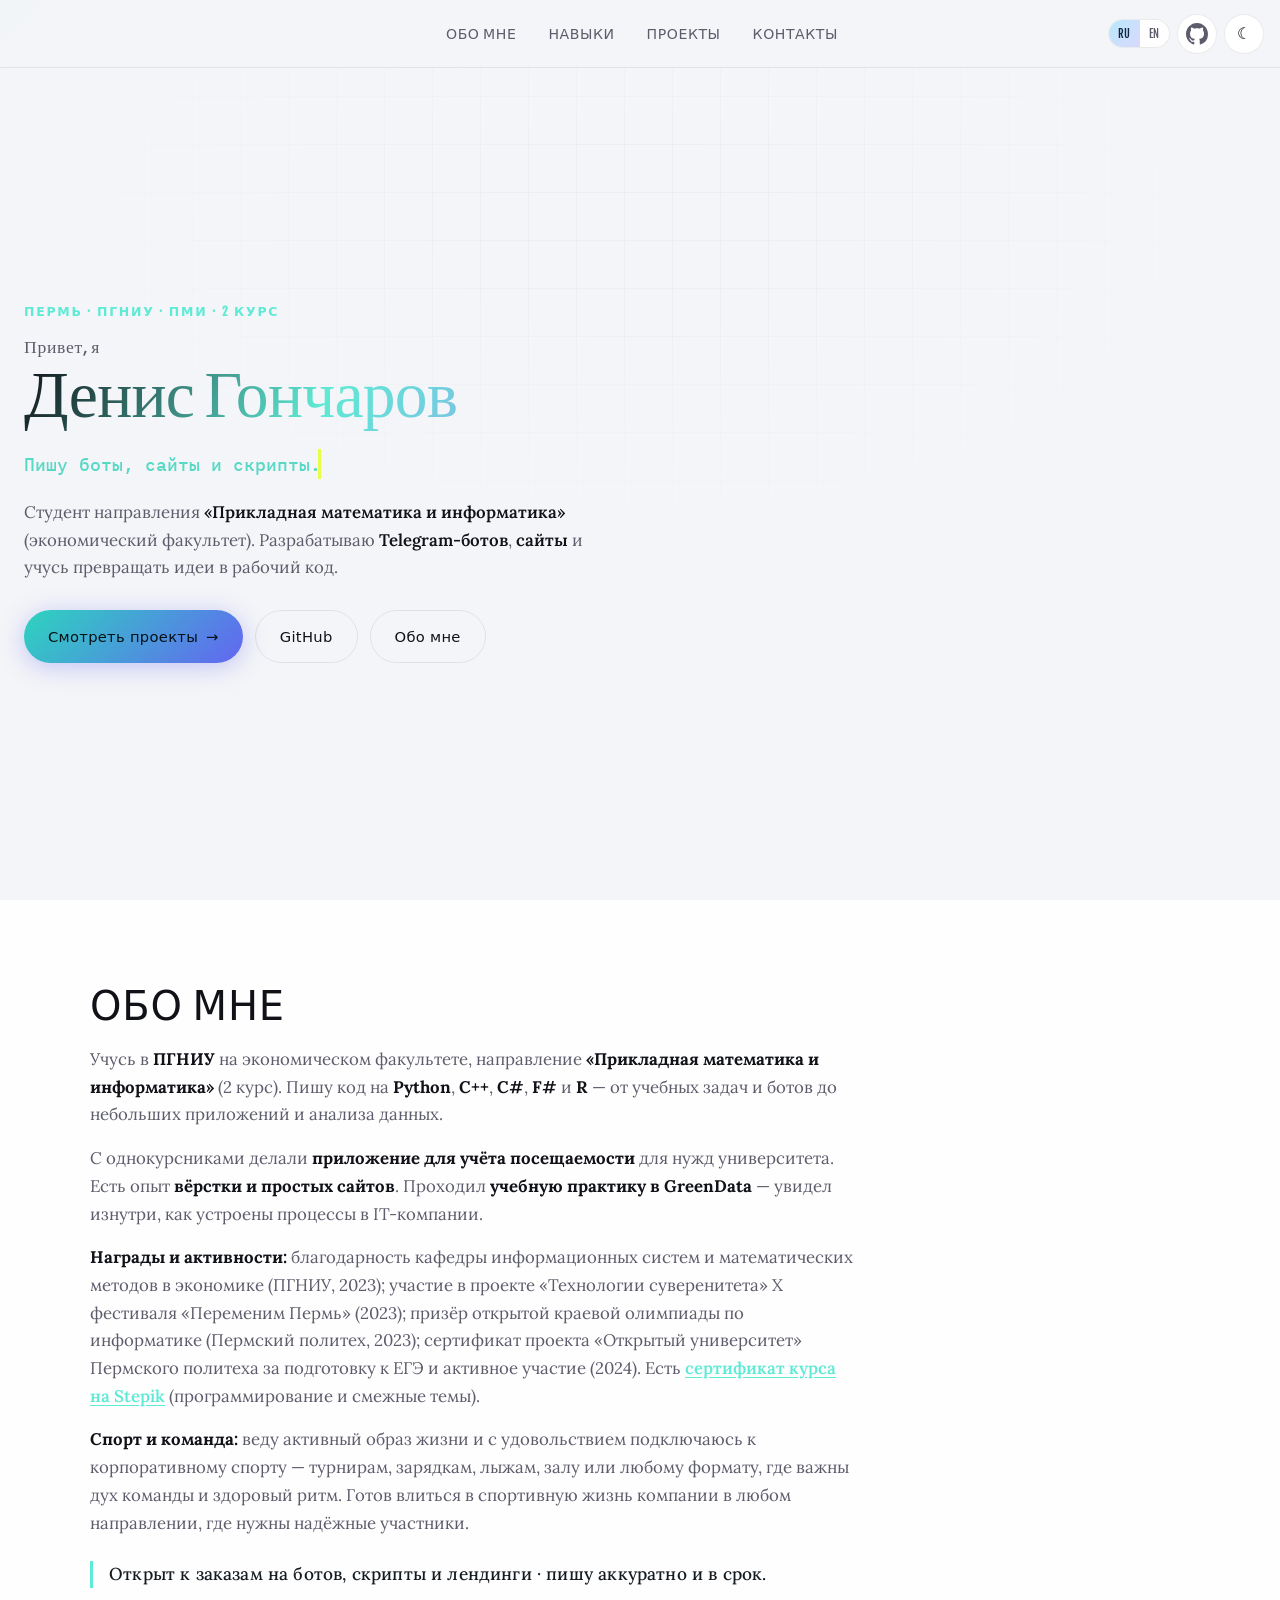
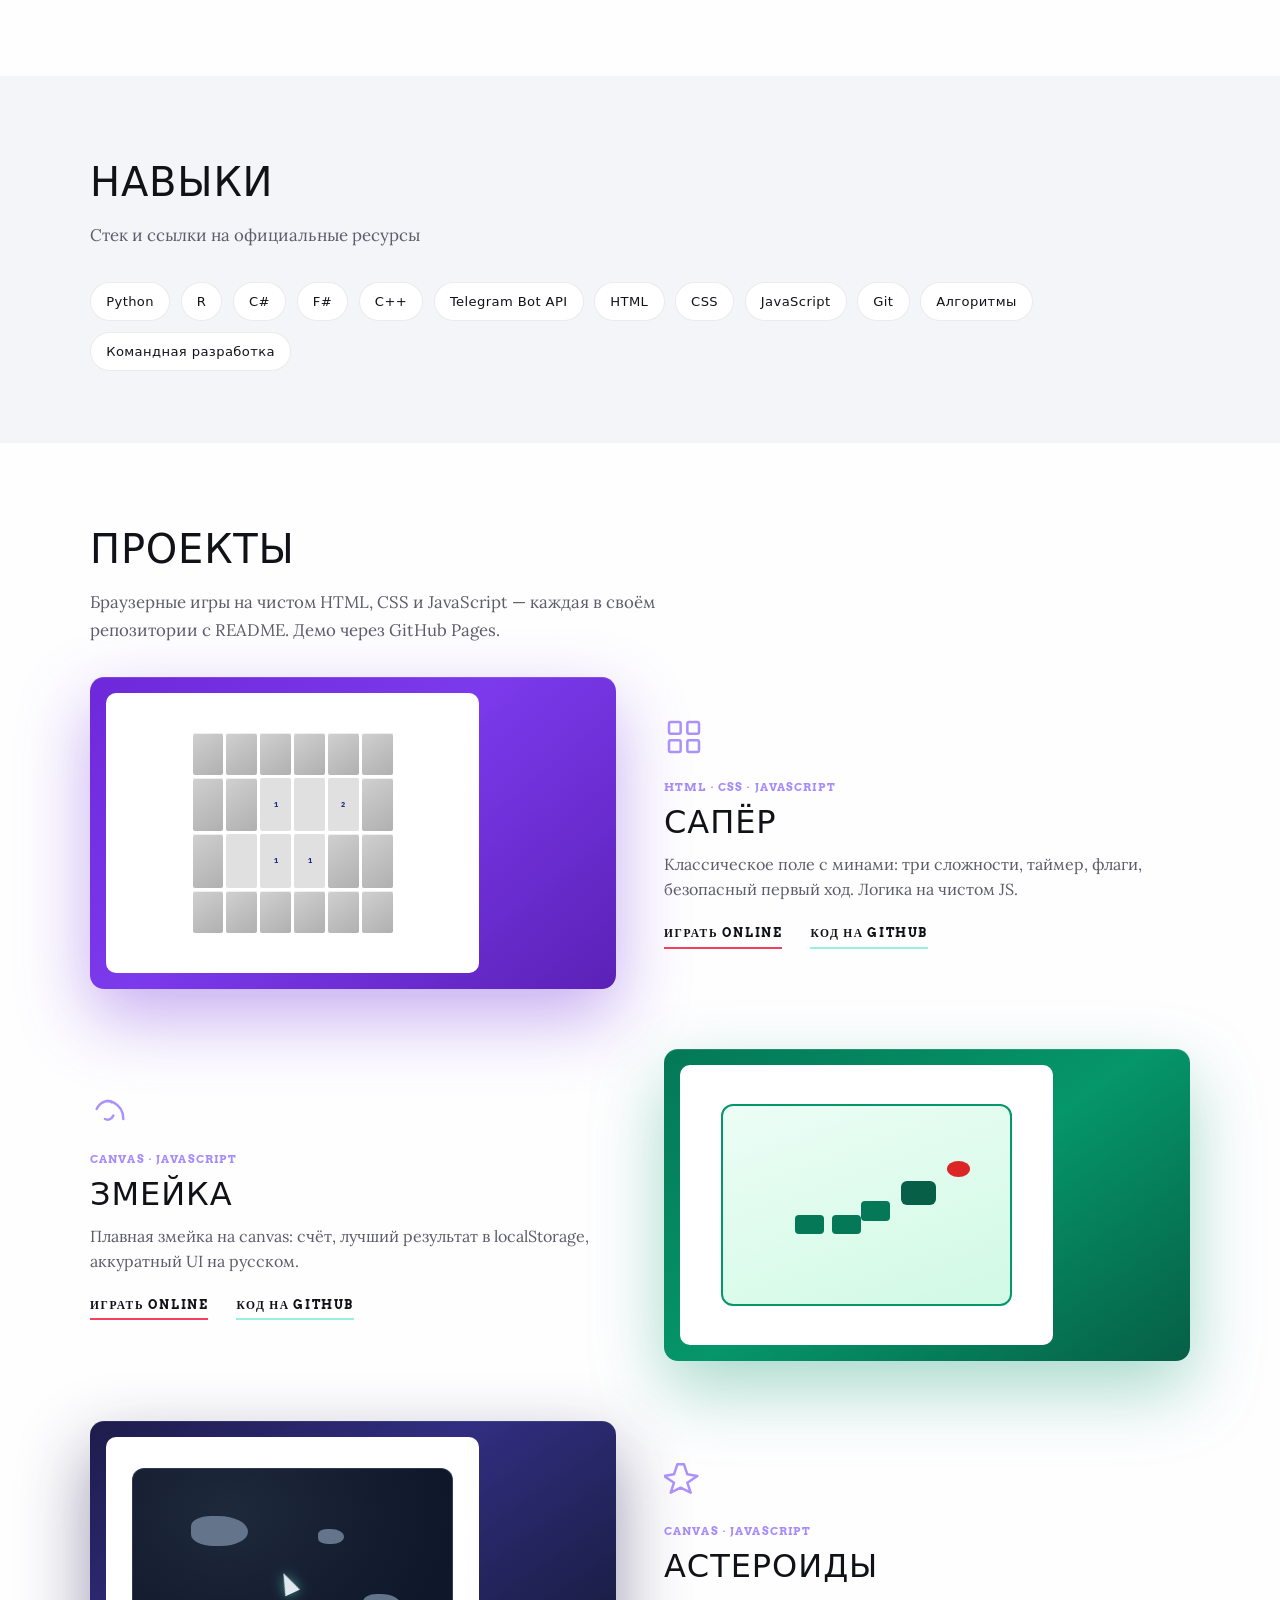
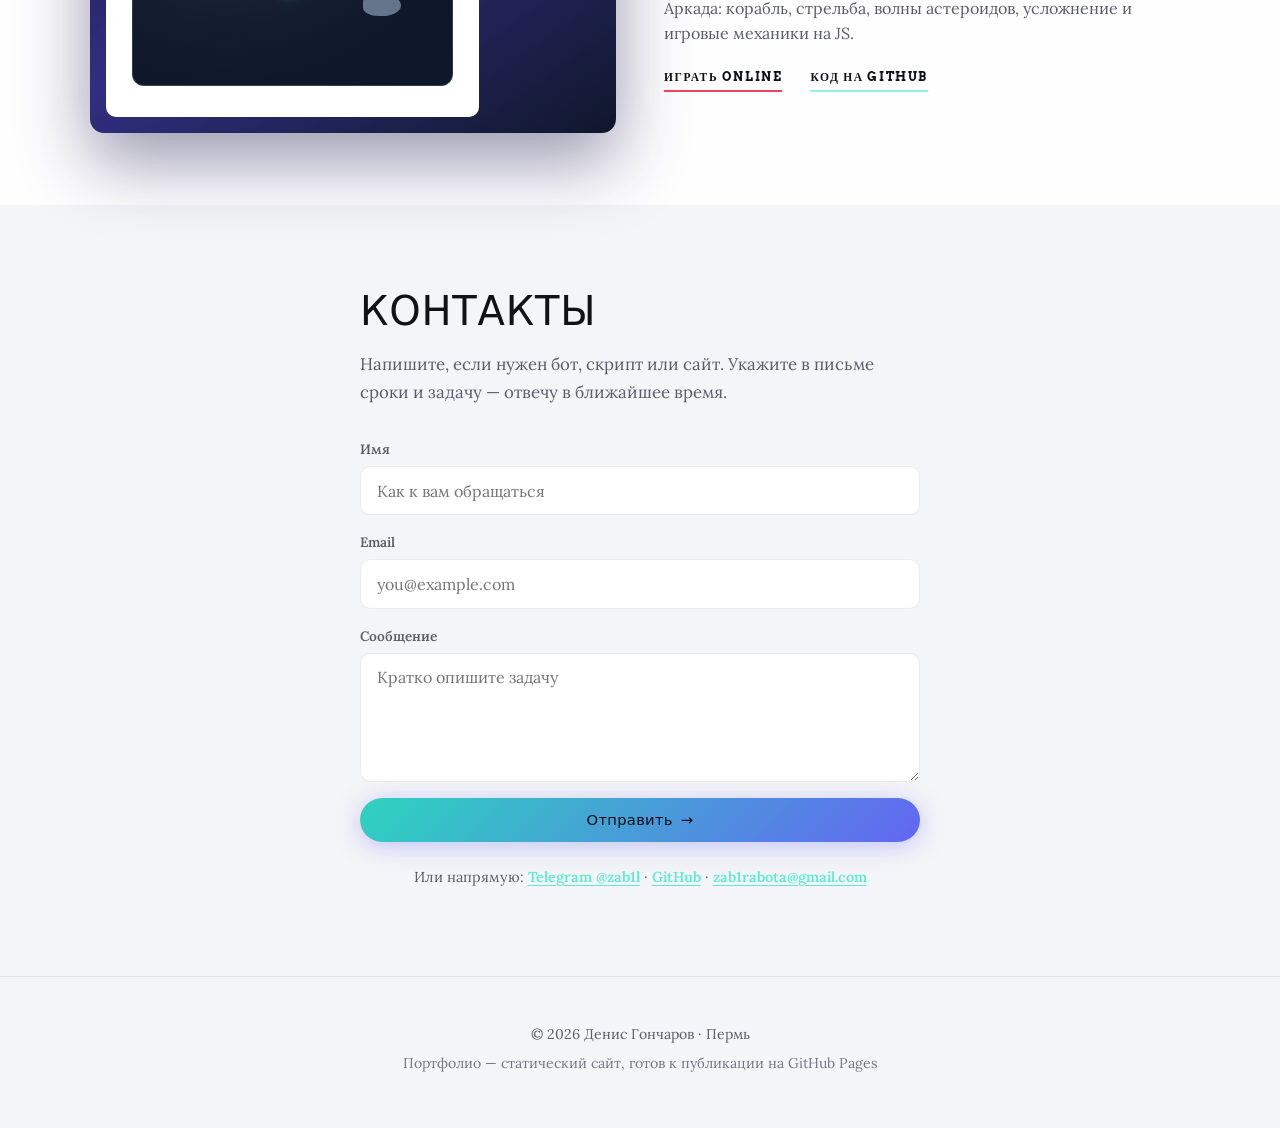
<file: index.html>
<!DOCTYPE html>
<html lang="ru">
<head>
  <meta charset="UTF-8" />
  <meta name="viewport" content="width=device-width, initial-scale=1.0" />
  <meta name="description" content="Денис Гончаров — студент ПГНИУ (ПМИ), веб, браузерные игры, Python, боты. Пермь." />
  <title>Денис Гончаров — портфолио</title>
  <link rel="preconnect" href="https://fonts.googleapis.com" />
  <link rel="preconnect" href="https://fonts.gstatic.com" crossorigin />
  <link
    href="https://fonts.googleapis.com/css2?family=Arvo:ital,wght@0,400;0,700;1,400&family=Fjalla+One&family=Frank+Ruhl+Libre:wght@400;500;700&family=IBM+Plex+Mono:wght@400;500&family=Lora:ital,wght@0,400;0,500;0,600;0,700;1,400&family=Rakkas&display=swap"
    rel="stylesheet"
  />
  <link rel="stylesheet" href="css/style.css" />
</head>
<body>
  <div id="page-loader" class="page-loader" aria-live="polite" aria-busy="true">
    <div class="page-loader__inner">
      <div class="page-loader__orbit" aria-hidden="true">
        <span class="page-loader__cap"></span>
      </div>
      <p class="page-loader__text" data-i18n="loaderLoading">Загрузка</p>
    </div>
  </div>

  <div class="page-bg" aria-hidden="true"></div>
  <div class="cursor-glow" aria-hidden="true"></div>

  <header class="site-header">
    <div class="header-start">
      <button
        type="button"
        class="nav-burger"
        data-i18n-aria="ariaMenuOpen"
        aria-label="Открыть меню"
        aria-expanded="false"
      >
        <span></span><span></span><span></span>
      </button>
    </div>
    <nav class="nav" data-i18n-aria-label="ariaNav" aria-label="Основная навигация">
      <a href="#about" data-i18n="navAbout">Обо мне</a>
      <a href="#skills" data-i18n="navSkills">Навыки</a>
      <a href="#projects" data-i18n="navProjects">Проекты</a>
      <a href="#contact" data-i18n="navContact">Контакты</a>
    </nav>
    <div class="header-actions">
      <div class="lang-switch lang-switch--header" role="group" data-i18n-aria-label="ariaLang" aria-label="Язык интерфейса">
        <button type="button" class="lang-switch__btn lang-switch__btn--active" data-set-lang="ru" aria-pressed="true">RU</button>
        <button type="button" class="lang-switch__btn" data-set-lang="en" aria-pressed="false">EN</button>
      </div>
      <a
        class="header-github"
        href="https://github.com/zab1yak"
        target="_blank"
        rel="noopener noreferrer"
        data-i18n-aria="ariaGithub"
        aria-label="Профиль на GitHub"
        title="GitHub"
      >
        <svg class="header-github__icon" viewBox="0 0 24 24" aria-hidden="true" width="22" height="22">
          <path
            fill="currentColor"
            d="M12 0C5.37 0 0 5.37 0 12c0 5.31 3.435 9.795 8.205 11.385.6.105.825-.255.825-.57 0-.285-.015-1.23-.015-2.235-3.015.555-3.795-.735-4.035-1.41-.135-.345-.72-1.41-1.23-1.695-.42-.225-1.02-.78-.015-.795.945-.015 1.62.87 1.845 1.23 1.08 1.815 2.805 1.305 3.495.99.105-.78.42-1.305.765-1.605-2.67-.3-5.46-1.335-5.46-5.925 0-1.305.465-2.385 1.23-3.225-.12-.3-.54-1.53.12-3.18 0 0 1.005-.315 3.3 1.23.96-.27 1.98-.405 3-.405s2.04.135 3 .405c2.295-1.56 3.3-1.23 3.3-1.23.66 1.65.24 2.88.12 3.18.765.84 1.23 1.905 1.23 3.225 0 4.605-2.805 5.625-5.475 5.925.435.375.81 1.095.81 2.22 0 1.605-.015 2.895-.015 3.3 0 .315.225.69.825.57A12.02 12.02 0 0024 12c0-6.63-5.37-12-12-12z"
          />
        </svg>
      </a>
      <button type="button" class="theme-toggle" data-i18n-aria="ariaTheme" aria-label="Переключить тему" title="Тема">
        <span class="theme-icon theme-icon--sun" aria-hidden="true">☀</span>
        <span class="theme-icon theme-icon--moon" aria-hidden="true">☾</span>
      </button>
    </div>
  </header>

  <div class="mobile-drawer" id="mobile-drawer" hidden>
    <div class="lang-switch lang-switch--drawer" role="group" data-i18n-aria-label="ariaLang" aria-label="Язык интерфейса">
      <button type="button" class="lang-switch__btn lang-switch__btn--active" data-set-lang="ru" aria-pressed="true">RU</button>
      <button type="button" class="lang-switch__btn" data-set-lang="en" aria-pressed="false">EN</button>
    </div>
    <nav class="mobile-drawer__nav">
      <a href="#about" data-i18n="navAbout">Обо мне</a>
      <a href="#skills" data-i18n="navSkills">Навыки</a>
      <a href="#projects" data-i18n="navProjects">Проекты</a>
      <a href="#contact" data-i18n="navContact">Контакты</a>
    </nav>
  </div>

  <main id="top">
    <section class="hero">
      <div class="hero__grid-bg" aria-hidden="true"></div>
      <div class="hero__inner">
        <p class="hero__eyebrow reveal is-visible" data-i18n="heroEyebrow">Пермь · ПГНИУ · ПМИ · 2 курс</p>
        <h1 class="hero__title reveal is-visible">
          <span class="hero__hi" data-i18n="heroHi">Привет, я</span>
          <span class="hero__name" data-i18n="heroName">Денис Гончаров</span>
        </h1>
        <p class="hero-typewriter reveal is-visible" id="hero-typewriter" data-i18n="heroTypewriter">Пишу боты, сайты, браузерные игры и скрипты.</p>
        <p class="hero__lead reveal is-visible" data-i18n-html="heroLead">
          Студент направления <strong>«Прикладная математика и информатика»</strong> (экономический факультет).
          Разрабатываю <strong>Telegram-ботов</strong>, <strong>сайты</strong> и учусь превращать идеи в рабочий код.
        </p>
        <div class="hero__actions reveal is-visible">
          <a class="btn btn--primary" href="#projects">
            <span data-i18n="btnViewProjects">Смотреть проекты</span>
            <span class="btn__arrow" aria-hidden="true">→</span>
          </a>
          <a class="btn btn--ghost" href="https://github.com/zab1yak" target="_blank" rel="noopener noreferrer">GitHub</a>
          <a class="btn btn--ghost" href="#about" data-i18n="btnAbout">Обо мне</a>
        </div>
      </div>
    </section>

    <section class="section section--about" id="about">
      <div class="section__inner">
        <h2 class="section__title reveal" data-i18n="aboutTitle">Обо мне</h2>
        <div class="about__layout">
          <div class="about__text reveal">
            <p data-i18n-html="aboutP1">
              Учусь в <strong>ПГНИУ</strong> на экономическом факультете, направление
              <strong>«Прикладная математика и информатика»</strong> (2 курс). Пишу код на
              <strong>Python</strong>, <strong>C++</strong>, <strong>C#</strong>, <strong>F#</strong> и <strong>R</strong>
              — от учебных задач и ботов до небольших приложений и анализа данных.
            </p>
            <p data-i18n-html="aboutP2">
              С однокурсниками делали <strong>приложение для учёта посещаемости</strong> для нужд университета.
              Есть опыт <strong>вёрстки и простых сайтов</strong>. Проходил
              <strong>учебную практику в GreenData</strong> — увидел изнутри, как устроены процессы в IT-компании.
            </p>
            <p data-i18n-html="aboutP3">
              <strong>Награды и активности:</strong> благодарность кафедры информационных систем и математических методов в экономике
              (ПГНИУ, 2023); участие в проекте «Технологии суверенитета» X фестиваля «Переменим Пермь» (2023); призёр
              открытой краевой олимпиады по информатике (Пермский политех, 2023); сертификат проекта «Открытый университет»
              Пермского политеха за подготовку к ЕГЭ и активное участие (2024). Есть
              <a class="inline-link" href="https://stepik.org/course/58852/promo" target="_blank" rel="noopener noreferrer"
                >сертификат курса на Stepik</a
              >
              (программирование и смежные темы).
            </p>
            <p data-i18n-html="aboutP4">
              <strong>Спорт и команда:</strong> веду активный образ жизни и с удовольствием подключаюсь к корпоративному спорту —
              турнирам, зарядкам, лыжам, залу или любому формату, где важны дух команды и здоровый ритм. Готов влиться в
              спортивную жизнь компании в любом направлении, где нужны надёжные участники.
            </p>
            <p class="about__tagline" data-i18n="aboutTagline">
              Открыт к заказам на ботов, скрипты и лендинги · пишу аккуратно и в срок.
            </p>
          </div>
        </div>
      </div>
    </section>

    <section class="section section--skills" id="skills">
      <div class="section__inner">
        <h2 class="section__title reveal" data-i18n="skillsTitle">Навыки</h2>
        <p class="section__subtitle reveal" data-i18n="skillsSubtitle">Стек и ссылки на официальные ресурсы</p>
        <div class="skills-cloud reveal">
          <a class="skill-pill" href="https://www.python.org/" target="_blank" rel="noopener noreferrer">Python</a>
          <a class="skill-pill" href="https://www.r-project.org/" target="_blank" rel="noopener noreferrer">R</a>
          <a class="skill-pill" href="https://learn.microsoft.com/dotnet/csharp/" target="_blank" rel="noopener noreferrer">C#</a>
          <a class="skill-pill" href="https://learn.microsoft.com/dotnet/fsharp/" target="_blank" rel="noopener noreferrer">F#</a>
          <a class="skill-pill" href="https://isocpp.org/" target="_blank" rel="noopener noreferrer">C++</a>
          <a class="skill-pill" href="https://core.telegram.org/bots/api" target="_blank" rel="noopener noreferrer">Telegram Bot API</a>
          <a class="skill-pill" href="https://html.spec.whatwg.org/" target="_blank" rel="noopener noreferrer">HTML</a>
          <a class="skill-pill" href="https://www.w3.org/Style/CSS/" target="_blank" rel="noopener noreferrer">CSS</a>
          <a class="skill-pill" href="https://tc39.es/ecma262/" target="_blank" rel="noopener noreferrer">JavaScript</a>
          <a class="skill-pill" href="https://git-scm.com/" target="_blank" rel="noopener noreferrer">Git</a>
          <a class="skill-pill" id="skill-link-algorithms" href="https://ru.wikipedia.org/wiki/Алгоритм" target="_blank" rel="noopener noreferrer" data-i18n="skillAlgorithms">Алгоритмы</a>
          <a class="skill-pill" id="skill-link-team" href="https://git-scm.com/book/ru/v2" target="_blank" rel="noopener noreferrer" data-i18n="skillTeam">Командная разработка</a>
        </div>
      </div>
    </section>

    <section class="section section--projects" id="projects">
      <div class="section__inner">
        <h2 class="section__title reveal" data-i18n="projectsTitle">Проекты</h2>
        <p class="section__subtitle reveal" data-i18n="projectsSubtitle">
          Браузерные игры на чистом HTML, CSS и JavaScript — каждая в своём репозитории с README. Демо через GitHub Pages.
        </p>

        <div class="projects-showcase">
          <article class="project-showcase reveal">
            <div class="project-showcase__visual">
              <div class="project-showcase__frame project-showcase__frame--mines">
                <div class="project-preview project-preview--mines" aria-hidden="true">
                  <div class="pp-mines">
                    <span></span><span></span><span></span><span></span><span></span><span></span>
                    <span></span><span></span><span class="pp-mines__open">1</span><span class="pp-mines__open"></span
                    ><span class="pp-mines__open">2</span><span></span>
                    <span></span><span class="pp-mines__open"></span><span class="pp-mines__open">1</span
                    ><span class="pp-mines__open">1</span><span></span><span></span>
                    <span></span><span></span><span></span><span></span><span></span><span></span>
                  </div>
                </div>
              </div>
            </div>
            <div class="project-showcase__panel">
              <div class="project-showcase__icon" aria-hidden="true">
                <svg viewBox="0 0 24 24" width="40" height="40" fill="none" stroke="currentColor" stroke-width="1.5">
                  <rect x="3" y="3" width="7" height="7" rx="1" />
                  <rect x="14" y="3" width="7" height="7" rx="1" />
                  <rect x="3" y="14" width="7" height="7" rx="1" />
                  <rect x="14" y="14" width="7" height="7" rx="1" />
                </svg>
              </div>
              <p class="project-showcase__meta" data-i18n="projMineMeta">HTML · CSS · JavaScript</p>
              <h3 class="project-showcase__title" data-i18n="projMineTitle">Сапёр</h3>
              <p class="project-showcase__text" data-i18n="projMineDesc">
                Классическое поле с минами: три сложности, таймер, флаги, безопасный первый ход. Логика на чистом JS.
              </p>
              <nav class="project-showcase__actions" aria-label="Сапёр — ссылки">
                <a
                  class="project-showcase__link"
                  href="https://zab1yak.github.io/minesweeper-game/"
                  target="_blank"
                  rel="noopener noreferrer"
                  data-i18n="projLinkLive"
                  >Играть online</a
                >
                <a
                  class="project-showcase__link project-showcase__link--secondary"
                  href="https://github.com/zab1yak/minesweeper-game"
                  target="_blank"
                  rel="noopener noreferrer"
                  data-i18n="projLinkCode"
                  >Код на GitHub</a
                >
              </nav>
            </div>
          </article>

          <article class="project-showcase reveal">
            <div class="project-showcase__visual">
              <div class="project-showcase__frame project-showcase__frame--snake">
                <div class="project-preview project-preview--snake" aria-hidden="true">
                  <div class="pp-snake">
                    <span class="pp-snake__dot"></span>
                    <span class="pp-snake__dot"></span>
                    <span class="pp-snake__dot"></span>
                    <span class="pp-snake__dot pp-snake__dot--head"></span>
                    <span class="pp-snake__food"></span>
                  </div>
                </div>
              </div>
            </div>
            <div class="project-showcase__panel">
              <div class="project-showcase__icon" aria-hidden="true">
                <svg viewBox="0 0 24 24" width="40" height="40" fill="none" stroke="currentColor" stroke-width="1.5">
                  <path
                    d="M4 12c2-4 6-6 10-4s6 6 6 10M8 8c1.5-1 3.5-1 5 0M14 16c-1 2-3 3-5 2"
                    stroke-linecap="round"
                  />
                </svg>
              </div>
              <p class="project-showcase__meta" data-i18n="projSnakeMeta">Canvas · JavaScript</p>
              <h3 class="project-showcase__title" data-i18n="projSnakeTitle">Змейка</h3>
              <p class="project-showcase__text" data-i18n="projSnakeDesc">
                Плавная змейка на canvas: счёт, лучший результат в localStorage, аккуратный UI на русском.
              </p>
              <nav class="project-showcase__actions" aria-label="Змейка — ссылки">
                <a
                  class="project-showcase__link"
                  href="https://zab1yak.github.io/snake-game/"
                  target="_blank"
                  rel="noopener noreferrer"
                  data-i18n="projLinkLive"
                  >Играть online</a
                >
                <a
                  class="project-showcase__link project-showcase__link--secondary"
                  href="https://github.com/zab1yak/snake-game"
                  target="_blank"
                  rel="noopener noreferrer"
                  data-i18n="projLinkCode"
                  >Код на GitHub</a
                >
              </nav>
            </div>
          </article>

          <article class="project-showcase reveal">
            <div class="project-showcase__visual">
              <div class="project-showcase__frame project-showcase__frame--astro">
                <div class="project-preview project-preview--astro" aria-hidden="true">
                  <div class="pp-astro">
                    <span class="pp-astro__ship"></span>
                    <span class="pp-astro__rock"></span>
                    <span class="pp-astro__rock pp-astro__rock--s"></span>
                    <span class="pp-astro__rock pp-astro__rock--xs"></span>
                  </div>
                </div>
              </div>
            </div>
            <div class="project-showcase__panel">
              <div class="project-showcase__icon" aria-hidden="true">
                <svg viewBox="0 0 24 24" width="40" height="40" fill="none" stroke="currentColor" stroke-width="1.5">
                  <path d="M12 2l2 6 6 1-6 4 2 6-6-3-6 3 2-6-6-4 6-1 2-6z" stroke-linejoin="round" />
                </svg>
              </div>
              <p class="project-showcase__meta" data-i18n="projAstMeta">Canvas · JavaScript</p>
              <h3 class="project-showcase__title" data-i18n="projAstTitle">Астероиды</h3>
              <p class="project-showcase__text" data-i18n="projAstDesc">
                Аркада: корабль, стрельба, волны астероидов, усложнение и игровые механики на JS.
              </p>
              <nav class="project-showcase__actions" aria-label="Астероиды — ссылки">
                <a
                  class="project-showcase__link"
                  href="https://zab1yak.github.io/asteroids-game/"
                  target="_blank"
                  rel="noopener noreferrer"
                  data-i18n="projLinkLive"
                  >Играть online</a
                >
                <a
                  class="project-showcase__link project-showcase__link--secondary"
                  href="https://github.com/zab1yak/asteroids-game"
                  target="_blank"
                  rel="noopener noreferrer"
                  data-i18n="projLinkCode"
                  >Код на GitHub</a
                >
              </nav>
            </div>
          </article>
        </div>
      </div>
    </section>

    <section class="section section--contact" id="contact">
      <div class="section__inner section__inner--narrow">
        <h2 class="section__title reveal" data-i18n="contactTitle">Контакты</h2>
        <p class="section__subtitle reveal" data-i18n="contactSubtitle">
          Напишите, если нужен бот, скрипт или сайт. Укажите в письме сроки и задачу — отвечу в ближайшее время.
        </p>
        <form class="contact-form reveal" action="https://formsubmit.co/zab1rabota@gmail.com" method="POST">
          <input type="hidden" name="_subject" id="form-subject" value="С портфолио: сообщение от клиента" />
          <input type="hidden" name="_captcha" value="false" />
          <label class="form-field">
            <span data-i18n="labelName">Имя</span>
            <input type="text" name="name" required autocomplete="name" data-i18n-placeholder="phName" placeholder="Как к вам обращаться" />
          </label>
          <label class="form-field">
            <span data-i18n="labelEmail">Email</span>
            <input type="email" name="email" required autocomplete="email" placeholder="you@example.com" />
          </label>
          <label class="form-field">
            <span data-i18n="labelMessage">Сообщение</span>
            <textarea name="message" rows="5" required data-i18n-placeholder="phMessage" placeholder="Кратко опишите задачу"></textarea>
          </label>
          <button type="submit" class="btn btn--primary btn--full">
            <span data-i18n="btnSend">Отправить</span>
            <span class="btn__arrow" aria-hidden="true">→</span>
          </button>
        </form>
        <p class="contact-alt reveal">
          <span data-i18n="contactAlt">Или напрямую:</span>
          <a class="inline-link" href="https://t.me/zab1l" target="_blank" rel="noopener noreferrer">Telegram @zab1l</a>
          ·
          <a class="inline-link" href="https://github.com/zab1yak" target="_blank" rel="noopener noreferrer">GitHub</a>
          ·
          <a class="inline-link" href="mailto:zab1rabota@gmail.com">zab1rabota@gmail.com</a>
        </p>
      </div>
    </section>
  </main>

  <footer class="site-footer">
    <p>© <span id="year"></span> <span data-i18n="footerLine">Денис Гончаров · Пермь</span></p>
    <p class="site-footer__note" data-i18n="footerNote">Портфолио — статический сайт, готов к публикации на GitHub Pages</p>
  </footer>

  <script src="js/i18n.js"></script>
  <script src="js/main.js"></script>
</body>
</html>
</file>
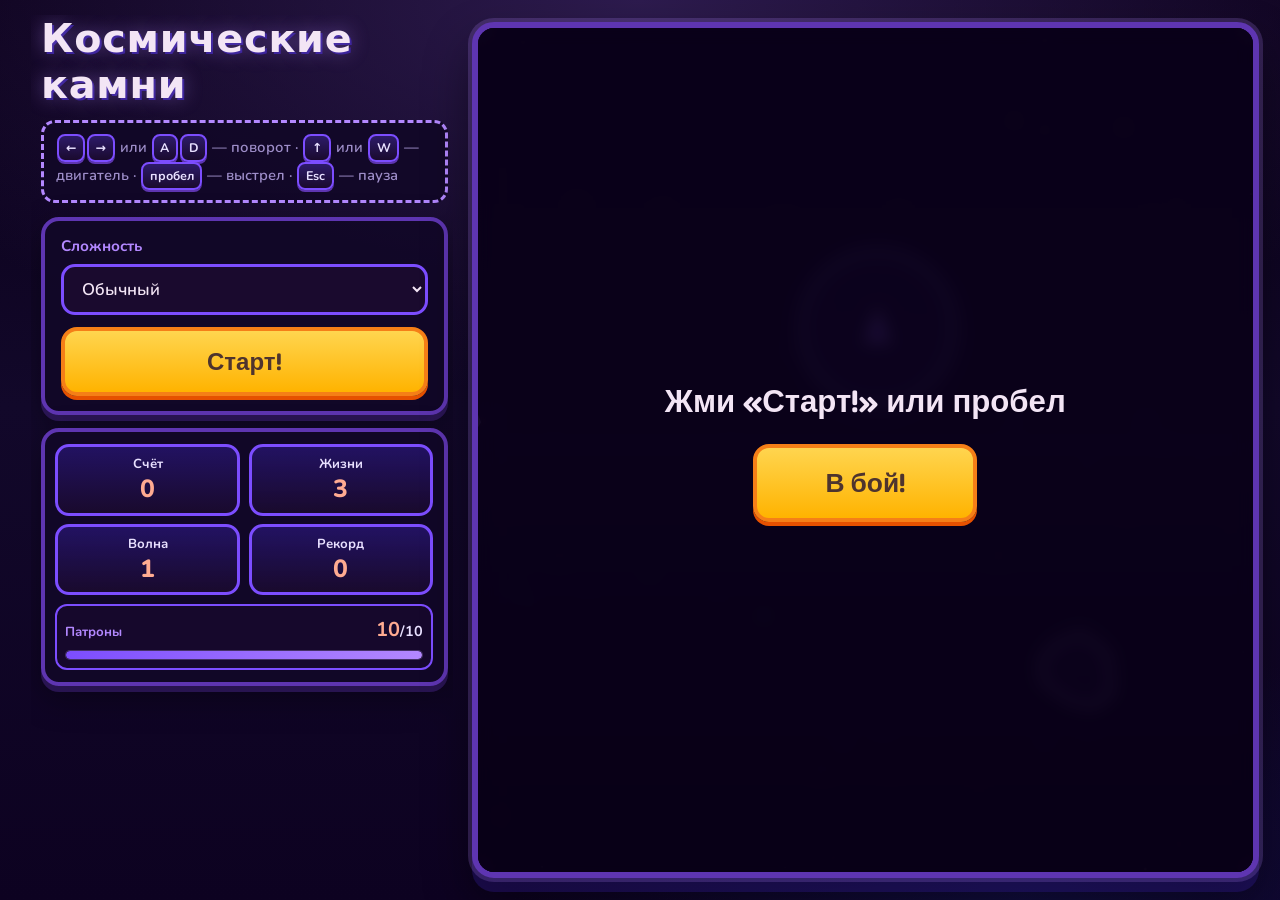
<file: games-standalone/asteroids-game/index.html>
<!DOCTYPE html>
<html lang="ru">
<head>
  <meta charset="UTF-8" />
  <meta name="viewport" content="width=device-width, initial-scale=1.0" />
  <title>Космические камни — мини-игра</title>
  <link rel="preconnect" href="https://fonts.googleapis.com" />
  <link rel="preconnect" href="https://fonts.gstatic.com" crossorigin />
  <link
    href="https://fonts.googleapis.com/css2?family=Fredoka:wght@400;500;600;700&family=Nunito:wght@500;600;700&display=swap"
    rel="stylesheet"
  />
  <link rel="stylesheet" href="style.css" />
</head>
<body>
  <div class="page-bg" aria-hidden="true"></div>

  <div class="app">
    <div class="layout-main">
      <aside class="layout-sidebar">
        <header class="header">
          <h1>Космические камни</h1>
        </header>

        <p class="hint hint--rules">
          <kbd>←</kbd><kbd>→</kbd> или <kbd>A</kbd><kbd>D</kbd> — поворот ·
          <kbd>↑</kbd> или <kbd>W</kbd> — двигатель ·
          <kbd>пробел</kbd> — выстрел · <kbd>Esc</kbd> — пауза
        </p>

        <div class="panel panel--controls">
          <label class="field">
            <span>Сложность</span>
            <select id="difficulty-select" aria-label="Сложность">
              <option value="chill">Спокойный полёт</option>
              <option value="normal" selected>Обычный</option>
              <option value="hard">Астероидный дождь</option>
            </select>
          </label>
          <button type="button" id="btn-start" class="btn btn--primary btn--start-wide">Старт!</button>
        </div>

        <div class="side-stats panel" aria-label="Статистика">
          <div class="stats stats--compact">
            <div class="stat-bubble">Счёт<br /><strong id="score">0</strong></div>
            <div class="stat-bubble">Жизни<br /><strong id="lives">3</strong></div>
            <div class="stat-bubble">Волна<br /><strong id="wave">1</strong></div>
            <div class="stat-bubble">Рекорд<br /><strong id="best">0</strong></div>
          </div>
          <div class="ammo-panel" aria-label="Патроны">
            <div class="ammo-panel__row">
              <span class="ammo-panel__label">Патроны</span>
              <span class="ammo-panel__count"><strong id="ammo">10</strong>/10</span>
            </div>
            <div class="ammo-bar" title="Перезарядка: 1 патрон каждые 0,5 с (до 10 в магазине)">
              <div id="ammo-fill" class="ammo-bar__inner"></div>
            </div>
          </div>
        </div>
      </aside>

      <div class="layout-game" id="layout-game">
        <div class="game-stage" id="game-stage">
          <div class="canvas-wrap">
            <canvas id="game" aria-label="Игровое поле"></canvas>
            <div id="overlay" class="overlay hidden">
              <p id="overlay-text" class="overlay__text"></p>
              <button type="button" id="btn-overlay" class="btn btn--primary btn--overlay-big">Играть</button>
            </div>
          </div>
        </div>
      </div>
    </div>
  </div>

  <script src="game.js"></script>
</body>
</html>
</file>
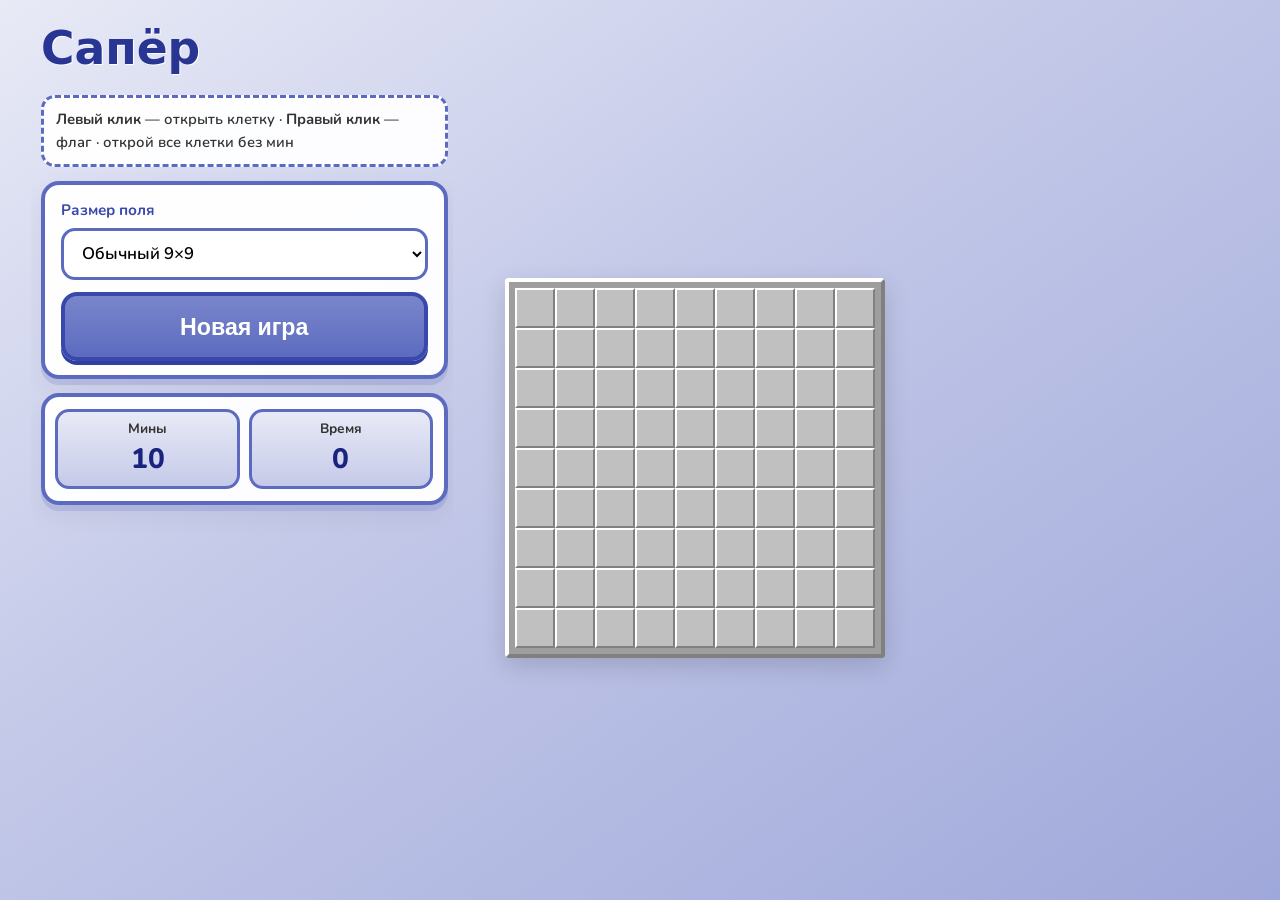
<file: games-standalone/minesweeper-game/index.html>
<!DOCTYPE html>
<html lang="ru">
<head>
  <meta charset="UTF-8" />
  <meta name="viewport" content="width=device-width, initial-scale=1.0" />
  <title>Сапёр — мини-игра</title>
  <link rel="preconnect" href="https://fonts.googleapis.com" />
  <link rel="preconnect" href="https://fonts.gstatic.com" crossorigin />
  <link
    href="https://fonts.googleapis.com/css2?family=Fredoka:wght@400;500;600;700&family=Nunito:wght@500;600;700&display=swap"
    rel="stylesheet"
  />
  <link rel="stylesheet" href="style.css" />
</head>
<body>
  <div class="page-bg" aria-hidden="true"></div>

  <div class="app">
    <div class="layout-main">
      <aside class="layout-sidebar">
        <header class="header">
          <h1>Сапёр</h1>
        </header>

        <p class="hint hint--rules">
          <strong>Левый клик</strong> — открыть клетку ·
          <strong>Правый клик</strong> — флаг ·
          открой все клетки без мин
        </p>

        <div class="panel panel--controls">
          <label class="field">
            <span>Размер поля</span>
            <select id="difficulty-select" aria-label="Сложность">
              <option value="easy">Лёгкий 8×8</option>
              <option value="normal" selected>Обычный 9×9</option>
              <option value="hard">Сложный 12×12</option>
            </select>
          </label>
          <button type="button" id="btn-new" class="btn btn--primary btn--start-wide">Новая игра</button>
        </div>

        <div class="side-stats panel" aria-label="Статистика">
          <div class="stats stats--compact">
            <div class="stat-bubble">Мины<br /><strong id="mines-left">0</strong></div>
            <div class="stat-bubble">Время<br /><strong id="timer">0</strong></div>
          </div>
        </div>
      </aside>

      <div class="layout-game" id="layout-game">
        <div class="game-stage">
          <div class="board-outer">
            <p id="message" class="message" aria-live="polite"></p>
            <div id="board" class="board" role="grid" aria-label="Поле сапёра"></div>
          </div>
        </div>
      </div>
    </div>
  </div>

  <script src="game.js"></script>
</body>
</html>
</file>
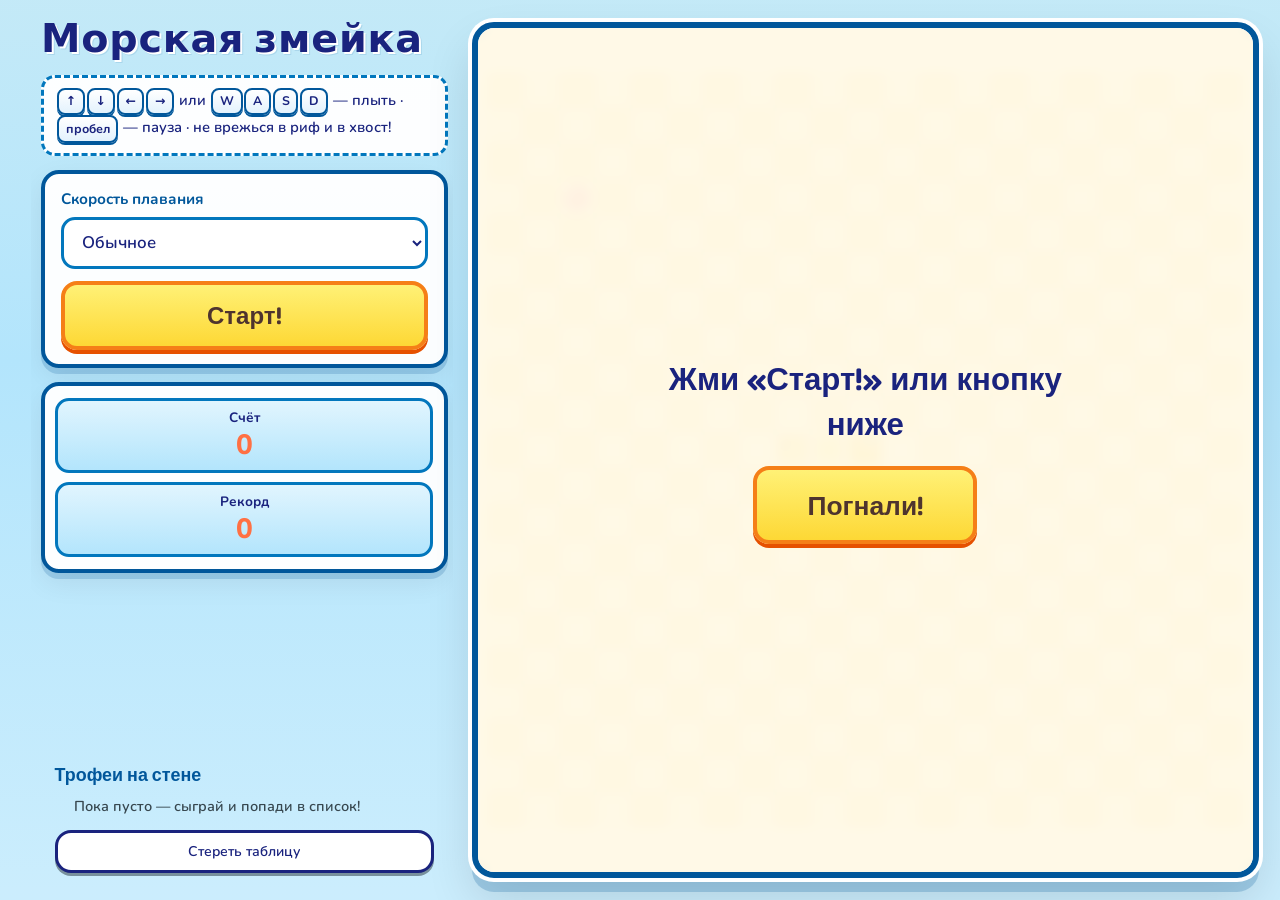
<file: games-standalone/snake-game/index.html>
<!DOCTYPE html>
<html lang="ru">
<head>
  <meta charset="UTF-8" />
  <meta name="viewport" content="width=device-width, initial-scale=1.0" />
  <title>Морская змейка — мини-игра</title>
  <link rel="preconnect" href="https://fonts.googleapis.com" />
  <link rel="preconnect" href="https://fonts.gstatic.com" crossorigin />
  <link
    href="https://fonts.googleapis.com/css2?family=Fredoka:wght@400;500;600;700&family=Nunito:wght@500;600;700&display=swap"
    rel="stylesheet"
  />
  <link rel="stylesheet" href="style.css" />
</head>
<body>
  <div class="page-bg" aria-hidden="true"></div>

  <div class="app">
    <div class="layout-main">
      <aside class="layout-sidebar">
        <header class="header">
          <h1>Морская змейка</h1>
        </header>

        <p class="hint hint--rules">
          <kbd>↑</kbd><kbd>↓</kbd><kbd>←</kbd><kbd>→</kbd> или <kbd>W</kbd><kbd>A</kbd><kbd>S</kbd><kbd>D</kbd> — плыть ·
          <kbd>пробел</kbd> — пауза · не врежься в риф и в хвост!
        </p>

        <div class="panel panel--controls">
          <label class="field">
            <span>Скорость плавания</span>
            <select id="speed-select" aria-label="Уровень скорости">
              <option value="chill">Спокойное течение</option>
              <option value="normal" selected>Обычное</option>
              <option value="turbo">Ураган!</option>
            </select>
          </label>
          <button type="button" id="btn-start" class="btn btn--primary btn--start-wide">Старт!</button>
        </div>

        <div class="side-stats panel" aria-label="Счёт и рекорд">
          <div class="stats stats--compact">
            <div class="stat-bubble">Счёт<br /><strong id="score">0</strong></div>
            <div class="stat-bubble">Рекорд<br /><strong id="best">0</strong></div>
          </div>
        </div>

        <section class="records" aria-labelledby="records-title">
          <h2 id="records-title">Трофеи на стене</h2>
          <ol id="records-list" class="records__list"></ol>
          <button type="button" id="btn-clear-records" class="btn btn--ghost btn--small">Стереть таблицу</button>
        </section>
      </aside>

      <div class="layout-game" id="layout-game">
        <div class="game-stage" id="game-stage">
          <div class="canvas-wrap">
            <canvas id="game" aria-label="Игровое поле змейки"></canvas>
            <div id="overlay" class="overlay hidden">
              <p id="overlay-text" class="overlay__text"></p>
              <button type="button" id="btn-overlay" class="btn btn--primary btn--overlay-big">Играть</button>
            </div>
          </div>
        </div>
      </div>
    </div>
  </div>

  <script src="game.js"></script>
</body>
</html>
</file>
<file: css/style.css>
/* --- Variables: dark (default) + light --- */
:root {
  --duration: 0.45s;
  --ease-out: cubic-bezier(0.22, 1, 0.36, 1);

  --bg: #07080d;
  --bg-elevated: #0f1118;
  --surface: #151824;
  --text: #e8e9ed;
  --text-muted: #9898a8;
  --border: rgba(255, 255, 255, 0.08);
  --accent: #5eead4;
  --accent-2: #a78bfa;
  --glow: rgba(94, 234, 212, 0.35);
  --caret: #e8ff47;

  --header-h: 4.25rem;
  --font-display: "Fjalla One", system-ui, sans-serif;
  --font-body: "Lora", Georgia, serif;
  --font-hero-name: "Rakkas", Georgia, serif;
  --font-mono: "IBM Plex Mono", ui-monospace, monospace;
  --font-ui: "Concert One", system-ui, sans-serif;
  --font-card-title: "Frank Ruhl Libre", Georgia, serif;
  --font-label: "Arvo", Georgia, serif;

  --bg-image: url("https://i.ytimg.com/vi/uh_J97cdvd8/maxresdefault.jpg");
}

html[data-theme="light"] {
  --bg: #f4f5f8;
  --bg-elevated: #ffffff;
  --surface: #ffffff;
  --text: #111218;
  --text-muted: #5c5c6b;
  --border: rgba(0, 0, 0, 0.08);
  --glow: rgba(94, 234, 212, 0.5);
}

*,
*::before,
*::after {
  box-sizing: border-box;
}

html {
  scroll-behavior: auto;
}

@media (prefers-reduced-motion: reduce) {
  *,
  *::before,
  *::after {
    animation-duration: 0.01ms !important;
    animation-iteration-count: 1 !important;
    transition-duration: 0.01ms !important;
  }
}

body {
  margin: 0;
  font-family: var(--font-body);
  font-size: 1.05rem;
  line-height: 1.65;
  color: var(--text);
  background: var(--bg);
  overflow-x: hidden;
  transition: background var(--duration) var(--ease-out), color var(--duration) var(--ease-out);
}

body.is-loading {
  overflow: hidden;
}

body.is-drawer-open {
  overflow: hidden;
}

a {
  color: inherit;
  text-decoration: none;
}

/* --- Full-page background + slow zoom --- */
.page-bg {
  position: fixed;
  inset: 0;
  z-index: -1;
  background-color: var(--bg);
  background-image: var(--bg-image);
  background-size: cover;
  background-position: calc(50% + var(--bg-tx, 0%)) calc(50% + var(--bg-ty, 0%));
  transform: scale(1.08);
  animation: bgKenBurns 32s ease-in-out infinite alternate;
  pointer-events: none;
}

@keyframes bgKenBurns {
  from {
    transform: scale(1.06);
  }
  to {
    transform: scale(1.18);
  }
}

.page-bg::after {
  content: "";
  position: absolute;
  inset: 0;
  background: linear-gradient(
      165deg,
      color-mix(in srgb, var(--bg) 82%, transparent) 0%,
      color-mix(in srgb, var(--bg) 88%, transparent) 45%,
      color-mix(in srgb, var(--bg) 92%, transparent) 100%
    ),
    radial-gradient(ellipse 90% 70% at 50% 0%, transparent 0%, color-mix(in srgb, var(--bg) 75%, transparent) 100%);
}

html[data-theme="light"] .page-bg::after {
  background: linear-gradient(
      165deg,
      color-mix(in srgb, var(--bg) 70%, transparent) 0%,
      color-mix(in srgb, var(--bg) 85%, transparent) 100%
    ),
    radial-gradient(ellipse 90% 70% at 50% 0%, rgba(255, 255, 255, 0.2) 0%, rgba(244, 245, 248, 0.92) 100%);
}

@media (prefers-reduced-motion: reduce) {
  .page-bg {
    animation: none;
    transform: scale(1.1);
  }
}

/* --- Page loader (синий фон, голубой акцент) --- */
.page-loader {
  position: fixed;
  inset: 0;
  z-index: 10000;
  display: grid;
  place-items: center;
  background: linear-gradient(155deg, #071a32 0%, #0c2d52 42%, #082040 100%);
  transition: opacity 0.55s var(--ease-out), visibility 0.55s;
}

.page-loader--done {
  opacity: 0;
  visibility: hidden;
  pointer-events: none;
}

.page-loader__inner {
  text-align: center;
}

.page-loader__orbit {
  width: 56px;
  height: 56px;
  margin: 0 auto 1rem;
  position: relative;
  display: grid;
  place-items: center;
}

.page-loader__cap {
  width: 16px;
  height: 16px;
  border-radius: 50%;
  background: linear-gradient(135deg, #38bdf8, #7dd3fc);
  box-shadow: 0 0 36px rgba(125, 211, 252, 0.65);
  animation: loaderCap 1.1s ease-in-out infinite;
}

@keyframes loaderCap {
  from,
  to {
    transform: rotate(-45deg) translate(18px, 0);
  }
  50% {
    transform: rotate(0deg) translate(18px, 0);
  }
}

.page-loader__text {
  margin: 0;
  font-size: 0.88rem;
  font-weight: 400;
  letter-spacing: 0.18em;
  text-transform: uppercase;
  color: #7dd3fc;
  font-family: var(--font-display);
  text-shadow: 0 0 24px rgba(125, 211, 252, 0.35);
}

/* --- Cursor glow (desktop) --- */
.cursor-glow {
  display: none;
  pointer-events: none;
  position: fixed;
  width: 420px;
  height: 420px;
  margin: -210px 0 0 -210px;
  border-radius: 50%;
  background: radial-gradient(circle, var(--glow) 0%, transparent 70%);
  z-index: 0;
  opacity: 0.45;
  transform: translate3d(-100px, -100px, 0);
  transition: opacity 0.3s ease;
}

@media (hover: hover) and (pointer: fine) {
  .cursor-glow {
    display: block;
  }
}

@media (prefers-reduced-motion: reduce) {
  .cursor-glow {
    display: none !important;
  }
}

/* --- Header (grid: burger | nav | actions) --- */
.site-header {
  position: fixed;
  top: 0;
  left: 0;
  right: 0;
  z-index: 100;
  height: var(--header-h);
  display: grid;
  grid-template-columns: 1fr auto 1fr;
  align-items: center;
  padding: 0 1rem 0 1.25rem;
  background: color-mix(in srgb, var(--bg) 78%, transparent);
  backdrop-filter: blur(14px);
  -webkit-backdrop-filter: blur(14px);
  border-bottom: 1px solid var(--border);
}

.header-start {
  justify-self: start;
  display: flex;
  align-items: center;
  min-width: 2.5rem;
}

.nav {
  display: none;
  gap: 2rem;
  align-items: center;
  justify-self: center;
}

.nav a {
  font-family: var(--font-display);
  font-size: 0.88rem;
  font-weight: 400;
  letter-spacing: 0.04em;
  text-transform: uppercase;
  color: var(--text-muted);
  position: relative;
  padding: 0.25rem 0;
  transition: color 0.25s ease;
}

.nav a::after {
  content: "";
  position: absolute;
  left: 0;
  bottom: 0;
  width: 100%;
  height: 2px;
  background: linear-gradient(90deg, var(--accent), var(--accent-2));
  transform: scaleX(0);
  transform-origin: right;
  transition: transform 0.35s var(--ease-out);
}

.nav a:hover {
  color: var(--text);
}

.nav a:hover::after {
  transform: scaleX(1);
  transform-origin: left;
}

.header-actions {
  display: flex;
  align-items: center;
  gap: 0.45rem;
  justify-self: end;
  flex-wrap: wrap;
  justify-content: flex-end;
}

.lang-switch {
  display: flex;
  border: 1px solid var(--border);
  border-radius: 999px;
  overflow: hidden;
  background: color-mix(in srgb, var(--surface) 90%, transparent);
}

.lang-switch__btn {
  font-family: var(--font-display);
  font-size: 0.68rem;
  letter-spacing: 0.06em;
  padding: 0.4rem 0.55rem;
  border: none;
  background: transparent;
  color: var(--text-muted);
  cursor: pointer;
  transition: background 0.2s ease, color 0.2s ease;
}

.lang-switch__btn:hover {
  color: var(--text);
}

.lang-switch__btn--active {
  background: linear-gradient(135deg, color-mix(in srgb, #38bdf8 35%, var(--surface)), color-mix(in srgb, #6366f1 25%, var(--surface)));
  color: #e0f2fe;
}

html[data-theme="light"] .lang-switch__btn--active {
  color: #0c2744;
}

.lang-switch--drawer {
  display: flex;
  justify-content: center;
  margin-bottom: 1.25rem;
}

.lang-switch--header {
  display: none;
}

@media (min-width: 900px) {
  .lang-switch--header {
    display: flex;
  }
  .lang-switch--drawer {
    display: none;
  }
}

.header-github {
  display: grid;
  place-items: center;
  width: 2.5rem;
  height: 2.5rem;
  border-radius: 50%;
  border: 1px solid var(--border);
  background: var(--surface);
  color: var(--text-muted);
  transition: color 0.2s ease, border-color 0.2s ease, transform 0.25s var(--ease-out), box-shadow 0.25s ease;
}

.header-github:hover {
  color: var(--text);
  border-color: color-mix(in srgb, var(--accent) 45%, var(--border));
  transform: translateY(-1px);
  box-shadow: 0 0 0 3px var(--glow);
}

.header-github__icon {
  display: block;
}

.theme-toggle {
  position: relative;
  width: 2.5rem;
  height: 2.5rem;
  border-radius: 50%;
  border: 1px solid var(--border);
  background: var(--surface);
  cursor: pointer;
  display: grid;
  place-items: center;
  transition: transform 0.25s var(--ease-out), border-color 0.25s ease, box-shadow 0.25s ease;
}

.theme-toggle:hover {
  transform: rotate(12deg) scale(1.05);
  box-shadow: 0 0 0 3px var(--glow);
}

.theme-icon {
  position: absolute;
  font-size: 1rem;
  line-height: 1;
  transition: opacity 0.25s ease, transform 0.25s ease;
}

html[data-theme="dark"] .theme-icon--sun {
  opacity: 1;
  transform: scale(1);
}
html[data-theme="dark"] .theme-icon--moon {
  opacity: 0;
  transform: scale(0.5);
}
html[data-theme="light"] .theme-icon--sun {
  opacity: 0;
  transform: scale(0.5);
}
html[data-theme="light"] .theme-icon--moon {
  opacity: 1;
  transform: scale(1);
}

.nav-burger {
  display: flex;
  flex-direction: column;
  justify-content: center;
  gap: 5px;
  width: 2.5rem;
  height: 2.5rem;
  padding: 0;
  border: none;
  background: transparent;
  cursor: pointer;
}

.nav-burger span {
  display: block;
  height: 2px;
  width: 100%;
  background: var(--text);
  border-radius: 2px;
  transition: transform 0.3s ease, opacity 0.3s ease;
}

body.is-drawer-open .nav-burger span:nth-child(1) {
  transform: translateY(7px) rotate(45deg);
}
body.is-drawer-open .nav-burger span:nth-child(2) {
  opacity: 0;
}
body.is-drawer-open .nav-burger span:nth-child(3) {
  transform: translateY(-7px) rotate(-45deg);
}

@media (min-width: 900px) {
  .nav {
    display: flex;
  }
  .header-actions {
    flex-wrap: nowrap;
  }
  .nav-burger {
    display: none;
  }
}

/* Mobile drawer */
.mobile-drawer {
  position: fixed;
  inset: var(--header-h) 0 0 0;
  z-index: 99;
  background: color-mix(in srgb, var(--bg) 96%, transparent);
  backdrop-filter: blur(12px);
  padding: 2rem 1.5rem;
  border-top: 1px solid var(--border);
}

.mobile-drawer[hidden] {
  display: none !important;
}

.mobile-drawer__nav {
  display: flex;
  flex-direction: column;
  gap: 1.25rem;
  font-family: var(--font-display);
  font-size: 1.35rem;
  font-weight: 400;
  letter-spacing: 0.04em;
  text-transform: uppercase;
}

.mobile-drawer__nav a {
  padding: 0.5rem 0;
  border-bottom: 1px solid var(--border);
  transition: color 0.2s ease, padding-left 0.25s var(--ease-out);
}

.mobile-drawer__nav a:hover {
  color: var(--accent);
  padding-left: 0.5rem;
}

/* --- Buttons --- */
.btn {
  display: inline-flex;
  align-items: center;
  justify-content: center;
  gap: 0.5rem;
  padding: 0.85rem 1.5rem;
  font-family: var(--font-ui);
  font-size: 0.92rem;
  font-weight: 400;
  letter-spacing: 0.02em;
  border-radius: 999px;
  border: none;
  cursor: pointer;
  transition: transform 0.25s var(--ease-out), box-shadow 0.25s ease, background 0.25s ease, color 0.25s ease;
}

.btn--primary {
  background: linear-gradient(135deg, #2dd4bf, #6366f1);
  color: #041016;
  box-shadow: 0 4px 24px rgba(99, 102, 241, 0.35);
}

.btn--primary:hover {
  transform: translateY(-2px) scale(1.02);
  box-shadow: 0 8px 32px rgba(99, 102, 241, 0.45);
}

.btn--primary:active {
  transform: translateY(0) scale(0.98);
}

.btn--ghost {
  background: transparent;
  color: var(--text);
  border: 1px solid var(--border);
}

.btn--ghost:hover {
  border-color: var(--accent);
  color: var(--accent);
  transform: translateY(-2px);
}

.btn--full {
  width: 100%;
}

.btn__arrow {
  transition: transform 0.3s var(--ease-out);
}

.btn:hover .btn__arrow {
  transform: translateX(4px);
}

/* --- Hero --- */
.hero {
  position: relative;
  min-height: 100vh;
  min-height: 100svh;
  padding: calc(var(--header-h) + 3rem) 1.5rem 4rem;
  display: flex;
  flex-direction: column;
  justify-content: center;
  z-index: 1;
}

.hero__grid-bg {
  position: absolute;
  inset: 0;
  background-image: linear-gradient(var(--border) 1px, transparent 1px),
    linear-gradient(90deg, var(--border) 1px, transparent 1px);
  background-size: 48px 48px;
  mask-image: radial-gradient(ellipse 80% 60% at 50% 25%, black 15%, transparent 65%);
  opacity: 0.35;
  pointer-events: none;
}

.hero__inner {
  position: relative;
  max-width: 42rem;
}

.hero__eyebrow {
  font-size: 0.78rem;
  font-weight: 600;
  letter-spacing: 0.14em;
  text-transform: uppercase;
  color: var(--accent);
  margin-bottom: 1rem;
  font-family: var(--font-display);
}

.hero__title {
  font-family: var(--font-display);
  font-weight: 800;
  line-height: 1.05;
  letter-spacing: -0.03em;
  margin: 0 0 1rem;
}

.hero__hi {
  display: block;
  font-family: var(--font-label);
  font-size: clamp(0.95rem, 2.8vw, 1.1rem);
  font-weight: 400;
  color: var(--text-muted);
  margin-bottom: 0.35rem;
  letter-spacing: 0.04em;
}

.hero__name {
  display: block;
  font-family: var(--font-hero-name);
  font-size: clamp(2.65rem, 8vw, 4.1rem);
  font-weight: 400;
  line-height: 1.08;
  background: linear-gradient(120deg, var(--text) 0%, var(--accent) 45%, var(--accent-2) 100%);
  -webkit-background-clip: text;
  background-clip: text;
  color: transparent;
}

/* Typing line */
.hero-typewriter {
  font-family: var(--font-mono);
  font-size: clamp(0.95rem, 2.4vw, 1.15rem);
  font-weight: 500;
  color: color-mix(in srgb, var(--accent) 92%, var(--text));
  margin: 0 0 1.25rem;
  white-space: nowrap;
  overflow: hidden;
  width: 0;
  max-width: 100%;
  border-right: 3px solid var(--caret);
  animation: heroTyping 3.4s steps(var(--tw-steps, 28), end) 0.75s forwards, heroCaret 0.85s step-end infinite;
  animation-delay: 0.75s, 0.75s;
}

@keyframes heroTyping {
  to {
    width: calc(var(--tw-steps, 28) * 1ch);
  }
}

@keyframes heroCaret {
  50% {
    border-color: transparent;
  }
}

@media (max-width: 480px) {
  .hero-typewriter {
    font-size: 0.82rem;
    letter-spacing: -0.02em;
  }
}

.hero__lead {
  color: var(--text-muted);
  margin: 0 0 1.75rem;
  max-width: 36rem;
}

.hero__lead strong {
  color: var(--text);
  font-weight: 600;
}

.hero__actions {
  display: flex;
  flex-wrap: wrap;
  gap: 0.75rem;
}

/* --- Sections --- */
.section {
  position: relative;
  padding: 4.5rem 1.5rem;
  z-index: 1;
}

.section:nth-child(even) {
  background: color-mix(in srgb, var(--bg-elevated) 88%, transparent);
}

.section__inner {
  max-width: 1100px;
  margin: 0 auto;
}

.section__inner--narrow {
  max-width: 560px;
}

.section__title {
  font-family: var(--font-display);
  font-size: clamp(1.85rem, 4.2vw, 2.5rem);
  font-weight: 400;
  letter-spacing: 0.02em;
  text-transform: uppercase;
  margin: 0 0 0.5rem;
}

.section__subtitle {
  color: var(--text-muted);
  margin: 0 0 2rem;
  max-width: 40rem;
}

/* Reveal on scroll */
.reveal {
  opacity: 0;
  transform: translateY(22px);
  transition: opacity 0.65s var(--ease-out), transform 0.65s var(--ease-out);
}

.reveal.is-visible {
  opacity: 1;
  transform: translateY(0);
}

/* About */
.about__layout {
  max-width: 48rem;
}

.about__text p {
  margin: 0 0 1rem;
  color: var(--text-muted);
}

.about__text strong {
  color: var(--text);
}

.about__tagline {
  font-family: var(--font-body);
  font-size: 1.08rem;
  font-style: normal;
  font-weight: 500;
  line-height: 1.55;
  color: color-mix(in srgb, var(--text) 96%, var(--accent)) !important;
  border-left: 3px solid var(--accent);
  padding-left: 1rem;
  margin-top: 1.5rem !important;
  letter-spacing: 0.01em;
}

/* Skills */
.skills-cloud {
  display: flex;
  flex-wrap: wrap;
  gap: 0.65rem;
}

a.skill-pill {
  font-family: var(--font-ui);
  padding: 0.5rem 0.95rem;
  font-size: 0.82rem;
  font-weight: 400;
  letter-spacing: 0.03em;
  border-radius: 999px;
  background: var(--surface);
  border: 1px solid var(--border);
  transition: transform 0.25s var(--ease-out), border-color 0.25s ease, background 0.25s ease, color 0.2s ease;
  color: var(--text);
}

a.skill-pill:hover {
  transform: translateY(-3px) scale(1.03);
  border-color: var(--accent-2);
  background: color-mix(in srgb, var(--accent-2) 12%, var(--surface));
  color: var(--text);
}

a.skill-pill:focus-visible {
  outline: 2px solid var(--accent);
  outline-offset: 3px;
}

/* Projects */
.projects-grid {
  display: grid;
  gap: 1.25rem;
}

@media (min-width: 700px) {
  .projects-grid {
    grid-template-columns: repeat(2, 1fr);
  }
}

.project-card {
  padding: 1.5rem;
  background: var(--surface);
  border: 1px solid var(--border);
  border-radius: 1rem;
  transition: transform 0.35s var(--ease-out), border-color 0.35s ease, box-shadow 0.35s ease;
}

.project-card:hover {
  transform: translateY(-6px);
  border-color: color-mix(in srgb, var(--accent) 35%, var(--border));
  box-shadow: 0 20px 50px rgba(0, 0, 0, 0.25);
}

.project-card__meta {
  font-family: var(--font-label);
  font-size: 0.68rem;
  font-weight: 700;
  letter-spacing: 0.08em;
  text-transform: uppercase;
  color: var(--accent-2);
  margin-bottom: 0.5rem;
}

.project-card__title {
  font-family: var(--font-card-title);
  font-size: 1.35rem;
  font-weight: 700;
  margin: 0 0 0.65rem;
}

.project-card__desc {
  margin: 0 0 1.1rem;
  font-size: 0.95rem;
  color: var(--text-muted);
}

.link-arrow {
  font-weight: 600;
  font-size: 0.9rem;
  display: inline-flex;
  align-items: center;
  gap: 0.35rem;
  color: var(--accent);
  transition: gap 0.25s var(--ease-out), color 0.2s ease;
}

.link-arrow::after {
  content: "→";
  transition: transform 0.25s var(--ease-out);
}

.link-arrow:hover {
  gap: 0.55rem;
  color: var(--accent-2);
}

.link-arrow:hover::after {
  transform: translateX(4px);
}

.project-card__muted {
  font-size: 0.85rem;
  color: var(--text-muted);
}

.project-card__creative {
  display: block;
  font-size: 0.88rem;
  line-height: 1.55;
  color: var(--text-muted);
  font-style: italic;
  border-left: 2px solid color-mix(in srgb, var(--accent) 55%, transparent);
  padding-left: 0.75rem;
}

/* Projects showcase (витрина в духе benscott.dev) */
.projects-showcase {
  display: flex;
  flex-direction: column;
  gap: clamp(2.5rem, 5vw, 3.75rem);
}

.project-showcase {
  display: flex;
  flex-direction: column;
  align-items: stretch;
  gap: clamp(1.25rem, 3vw, 2rem);
}

@media (min-width: 900px) {
  .project-showcase {
    flex-direction: row;
    align-items: center;
    gap: clamp(1.75rem, 4vw, 3rem);
  }

  .project-showcase:nth-child(even) {
    flex-direction: row-reverse;
  }
}

.project-showcase__visual {
  flex: 1 1 48%;
  min-width: 0;
}

.project-showcase__frame {
  border-radius: 14px;
  padding: clamp(0.65rem, 1.5vw, 1rem);
  background: linear-gradient(140deg, #6d28d9 0%, #7c3aed 45%, #5b21b6 100%);
  box-shadow:
    0 28px 70px rgba(109, 40, 217, 0.38),
    inset 0 1px 0 rgba(255, 255, 255, 0.12);
  transition: transform 0.45s var(--ease-out), box-shadow 0.45s ease;
}

@media (prefers-reduced-motion: no-preference) {
  .project-showcase:hover .project-showcase__frame {
    transform: translateY(-4px);
    box-shadow:
      0 36px 85px rgba(109, 40, 217, 0.45),
      inset 0 1px 0 rgba(255, 255, 255, 0.15);
  }
}

.project-showcase__frame--snake {
  background: linear-gradient(145deg, #047857 0%, #059669 50%, #065f46 100%);
  box-shadow:
    0 28px 70px rgba(5, 150, 105, 0.35),
    inset 0 1px 0 rgba(255, 255, 255, 0.12);
}

@media (prefers-reduced-motion: no-preference) {
  .project-showcase:hover .project-showcase__frame--snake {
    box-shadow:
      0 36px 85px rgba(5, 150, 105, 0.42),
      inset 0 1px 0 rgba(255, 255, 255, 0.15);
  }
}

.project-showcase__frame--astro {
  background: linear-gradient(145deg, #1e1b4b 0%, #312e81 40%, #0f172a 100%);
  box-shadow:
    0 28px 70px rgba(30, 27, 75, 0.45),
    inset 0 1px 0 rgba(255, 255, 255, 0.08);
}

@media (prefers-reduced-motion: no-preference) {
  .project-showcase:hover .project-showcase__frame--astro {
    box-shadow:
      0 36px 85px rgba(49, 46, 129, 0.5),
      inset 0 1px 0 rgba(255, 255, 255, 0.1);
  }
}

.project-preview {
  aspect-ratio: 4 / 3;
  max-height: 280px;
  border-radius: 10px;
  background: rgba(255, 255, 255, 0.96);
  display: flex;
  align-items: center;
  justify-content: center;
  overflow: hidden;
}

html[data-theme="light"] .project-preview {
  background: #fff;
}

.pp-mines {
  display: grid;
  grid-template-columns: repeat(6, 1fr);
  gap: 3px;
  width: min(88%, 200px);
  aspect-ratio: 1;
}

.pp-mines span {
  background: linear-gradient(145deg, #d0d0d0, #b0b0b0);
  border-radius: 2px;
  box-shadow: inset 0 1px 0 rgba(255, 255, 255, 0.7);
  font-size: 0.45rem;
  font-weight: 800;
  display: flex;
  align-items: center;
  justify-content: center;
  color: #1a237e;
  font-family: var(--font-mono);
}

.pp-mines__open {
  background: #e0e0e0 !important;
  box-shadow: none !important;
}

.pp-snake {
  position: relative;
  width: 78%;
  height: 72%;
  background: linear-gradient(160deg, #ecfdf5, #d1fae5);
  border-radius: 12px;
  border: 2px solid #059669;
}

.pp-snake__dot {
  position: absolute;
  width: 10%;
  height: 10%;
  background: #047857;
  border-radius: 4px;
  left: 55%;
  top: 42%;
}

.pp-snake__dot:nth-child(1) {
  left: 25%;
  top: 55%;
}

.pp-snake__dot:nth-child(2) {
  left: 38%;
  top: 55%;
}

.pp-snake__dot:nth-child(3) {
  left: 48%;
  top: 48%;
}

.pp-snake__dot--head {
  background: #065f46;
  border-radius: 6px;
  left: 62%;
  top: 38%;
  width: 12%;
  height: 12%;
}

.pp-snake__food {
  position: absolute;
  width: 8%;
  height: 8%;
  background: #dc2626;
  border-radius: 50%;
  left: 78%;
  top: 28%;
}

.pp-astro {
  position: relative;
  width: 86%;
  height: 78%;
  background: radial-gradient(ellipse at 30% 20%, #1e293b 0%, #0f172a 70%);
  border-radius: 12px;
  border: 1px solid rgba(148, 163, 184, 0.25);
}

.pp-astro__ship {
  position: absolute;
  width: 0;
  height: 0;
  border-left: 8px solid transparent;
  border-right: 8px solid transparent;
  border-bottom: 22px solid #e2e8f0;
  left: 46%;
  top: 48%;
  transform: rotate(-25deg);
  filter: drop-shadow(0 0 6px rgba(94, 234, 212, 0.6));
}

.pp-astro__rock {
  position: absolute;
  width: 18%;
  height: 14%;
  background: #64748b;
  border-radius: 40% 60% 55% 45%;
  left: 18%;
  top: 22%;
}

.pp-astro__rock--s {
  width: 12%;
  height: 10%;
  left: 72%;
  top: 58%;
}

.pp-astro__rock--xs {
  width: 8%;
  height: 7%;
  left: 58%;
  top: 28%;
}

.project-showcase__panel {
  flex: 1 1 48%;
  min-width: 0;
  padding: clamp(0.5rem, 2vw, 1rem) 0;
}

.project-showcase__icon {
  color: var(--accent-2);
  margin-bottom: 0.75rem;
  opacity: 0.95;
}

.project-showcase__meta {
  font-family: var(--font-label);
  font-size: 0.7rem;
  font-weight: 700;
  letter-spacing: 0.1em;
  text-transform: uppercase;
  color: var(--accent-2);
  margin: 0 0 0.4rem;
}

.project-showcase__title {
  font-family: var(--font-display);
  font-size: clamp(1.5rem, 3.5vw, 2rem);
  font-weight: 400;
  letter-spacing: 0.03em;
  text-transform: uppercase;
  margin: 0 0 0.75rem;
  line-height: 1.15;
}

.project-showcase__text {
  margin: 0 0 1.35rem;
  font-size: 1rem;
  line-height: 1.6;
  color: var(--text-muted);
  max-width: 36rem;
}

.project-showcase__actions {
  display: flex;
  flex-wrap: wrap;
  align-items: center;
  gap: 1.25rem 1.75rem;
}

.project-showcase__link {
  font-family: var(--font-label);
  font-size: 0.72rem;
  font-weight: 700;
  letter-spacing: 0.14em;
  text-transform: uppercase;
  color: var(--text);
  padding-bottom: 0.2rem;
  border-bottom: 2px solid #f43f5e;
  transition: color 0.25s ease, border-color 0.25s ease, letter-spacing 0.3s var(--ease-out);
}

.project-showcase__link:hover {
  color: var(--accent);
  border-bottom-color: var(--accent);
  letter-spacing: 0.16em;
}

.project-showcase__link--secondary {
  border-bottom-color: color-mix(in srgb, var(--accent) 65%, transparent);
}

.project-showcase__link--secondary:hover {
  border-bottom-color: var(--accent-2);
}

/* Contact form */
.contact-form {
  display: flex;
  flex-direction: column;
  gap: 1rem;
}

.form-field {
  display: flex;
  flex-direction: column;
  gap: 0.35rem;
}

.form-field span {
  font-size: 0.85rem;
  font-weight: 600;
  color: var(--text-muted);
}

.form-field input,
.form-field textarea {
  font-family: inherit;
  font-size: 1rem;
  padding: 0.85rem 1rem;
  border-radius: 0.65rem;
  border: 1px solid var(--border);
  background: var(--bg-elevated);
  color: var(--text);
  transition: border-color 0.2s ease, box-shadow 0.2s ease;
}

.form-field input:focus,
.form-field textarea:focus {
  outline: none;
  border-color: var(--accent);
  box-shadow: 0 0 0 3px var(--glow);
}

.contact-alt {
  margin-top: 1.5rem;
  font-size: 0.9rem;
  color: var(--text-muted);
  text-align: center;
}

.inline-link {
  color: var(--accent);
  font-weight: 600;
  text-decoration: underline;
  text-underline-offset: 3px;
  transition: color 0.2s ease;
}

.inline-link:hover {
  color: var(--accent-2);
}

/* Footer */
.site-footer {
  padding: 2.5rem 1.5rem 3rem;
  text-align: center;
  border-top: 1px solid var(--border);
  color: var(--text-muted);
  font-size: 0.88rem;
  position: relative;
  z-index: 1;
}

.site-footer p {
  margin: 0.35rem 0;
}

.site-footer__note {
  font-family: var(--font-body);
  font-size: 0.88rem;
  font-style: normal;
  font-weight: 400;
  opacity: 0.82;
}

main {
  position: relative;
  z-index: 1;
}
</file>
<file: games-standalone/asteroids-game/style.css>
:root {
  --accent: #7c4dff;
  --accent-soft: #b388ff;
  --space-deep: #0d0221;
  --space-mid: #1a0a2e;
  --hud: #e8e0ff;
  --hud-dim: #9e8ec9;
  --star: rgba(255, 255, 255, 0.85);
  --panel-bg: rgba(18, 8, 40, 0.92);
  --panel-border: #5e35b1;
  --text-main: #f3e5f5;
  --text-muted: #ce93d8;
}

*,
*::before,
*::after {
  box-sizing: border-box;
}

html,
body {
  height: 100%;
  margin: 0;
}

body {
  font-family: "Nunito", system-ui, sans-serif;
  color: var(--text-main);
  line-height: 1.45;
  position: relative;
}

.page-bg {
  position: fixed;
  inset: 0;
  z-index: -1;
  background:
    radial-gradient(ellipse 120% 80% at 50% 0%, #2d1b4e 0%, transparent 55%),
    radial-gradient(ellipse 80% 60% at 80% 100%, #1a237e55 0%, transparent 50%),
    linear-gradient(180deg, #0a0018 0%, #12082a 45%, #0d0221 100%);
}

.page-bg::after {
  content: "";
  position: absolute;
  inset: 0;
  background-image:
    radial-gradient(1px 1px at 10% 20%, var(--star) 0%, transparent 100%),
    radial-gradient(1px 1px at 30% 65%, rgba(255, 255, 255, 0.5) 0%, transparent 100%),
    radial-gradient(1px 1px at 70% 30%, rgba(255, 255, 255, 0.6) 0%, transparent 100%),
    radial-gradient(1px 1px at 88% 80%, rgba(255, 255, 255, 0.45) 0%, transparent 100%),
    radial-gradient(2px 2px at 50% 50%, rgba(200, 180, 255, 0.35) 0%, transparent 100%);
  background-size: 100% 100%;
  opacity: 0.65;
  pointer-events: none;
}

.app {
  min-height: 100%;
  max-width: 100%;
  padding: clamp(0.65rem, 1.2vw, 1rem) clamp(0.65rem, 1.2vw, 1rem) clamp(0.65rem, 1.2vw, 1rem)
    clamp(1rem, 2.4vw, 2rem);
  display: flex;
  flex-direction: column;
}

.layout-main {
  display: flex;
  flex-direction: row;
  align-items: stretch;
  gap: clamp(0.45rem, 1vw, 1rem);
  flex: 1;
  min-height: min(calc(100vh - 2rem), 1100px);
}

.layout-sidebar {
  flex: 0 0 clamp(320px, 33vw, 460px);
  max-width: 500px;
  display: flex;
  flex-direction: column;
  gap: 0.85rem;
  min-height: 0;
  overflow-y: auto;
  padding-left: clamp(0.25rem, 0.8vw, 0.65rem);
  padding-right: clamp(0.15rem, 0.5vw, 0.35rem);
}

.layout-game {
  flex: 1;
  min-width: 0;
  min-height: 0;
  display: flex;
  align-items: center;
  justify-content: center;
  padding: 0.35rem;
}

.header {
  text-align: left;
}

.header h1 {
  margin: 0;
  font-family: "Fredoka", system-ui, sans-serif;
  font-size: clamp(1.95rem, 3.1vw, 2.65rem);
  font-weight: 700;
  color: var(--text-main);
  text-shadow:
    0 0 20px rgba(179, 136, 255, 0.45),
    2px 2px 0 #311b92;
  letter-spacing: 0.02em;
  line-height: 1.15;
}

.hint--rules {
  font-size: clamp(0.82rem, 1.15vw, 0.95rem);
  font-weight: 600;
  margin: 0;
  padding: 0.65rem 0.75rem;
  background: var(--panel-bg);
  border-radius: 14px;
  border: 3px dashed var(--accent-soft);
  line-height: 1.55;
  color: var(--hud-dim);
}

.panel {
  background: var(--panel-bg);
  border: 4px solid var(--panel-border);
  border-radius: 18px;
  padding: 0.9rem 1rem;
  box-shadow:
    0 6px 0 rgba(94, 53, 177, 0.35),
    0 12px 32px rgba(0, 0, 0, 0.35);
}

.panel--controls {
  display: flex;
  flex-direction: column;
  gap: 0.75rem;
}

.field {
  display: flex;
  flex-direction: column;
  gap: 0.4rem;
}

.field span {
  font-size: 0.95rem;
  font-weight: 700;
  color: var(--accent-soft);
}

select {
  padding: 0.65rem 0.85rem;
  border-radius: 14px;
  border: 3px solid var(--accent);
  background: #1a0a2e;
  color: var(--text-main);
  font-size: 1.05rem;
  font-family: inherit;
  font-weight: 600;
  cursor: pointer;
  width: 100%;
}

.btn {
  padding: 0.75rem 1.15rem;
  border-radius: 16px;
  border: 4px solid #4a148c;
  background: #fff;
  color: #311b92;
  font-family: "Fredoka", sans-serif;
  font-weight: 600;
  font-size: 1.05rem;
  cursor: pointer;
  transition: transform 0.12s ease, box-shadow 0.12s ease;
  box-shadow: 0 4px 0 #311b92;
}

.btn--start-wide {
  width: 100%;
  padding: 1rem 1.35rem;
  font-size: clamp(1.2rem, 2.2vw, 1.5rem);
}

.btn:hover:not(:disabled) {
  transform: translateY(-2px);
  box-shadow: 0 6px 0 #311b92;
}

.btn:active:not(:disabled) {
  transform: translateY(2px);
  box-shadow: 0 2px 0 #311b92;
}

.btn:disabled {
  opacity: 0.5;
  cursor: not-allowed;
  box-shadow: 0 2px 0 #555;
}

.btn--primary {
  background: linear-gradient(180deg, #ffd54f, #ffb300);
  border-color: #f57f17;
  color: #4e342e;
  box-shadow: 0 4px 0 #e65100;
}

.btn--primary:hover:not(:disabled) {
  box-shadow: 0 6px 0 #e65100;
}

.side-stats {
  padding: 0.75rem 0.65rem;
}

.stats--compact {
  display: grid;
  grid-template-columns: 1fr 1fr;
  gap: 0.55rem;
}

.stat-bubble {
  font-weight: 700;
  font-size: 0.82rem;
  line-height: 1.3;
  padding: 0.55rem 0.45rem;
  background: linear-gradient(180deg, rgba(49, 27, 146, 0.55), rgba(26, 10, 46, 0.9));
  border: 3px solid var(--accent);
  border-radius: 14px;
  color: var(--hud);
  text-align: center;
}

.stat-bubble strong {
  display: inline-block;
  margin-top: 0.2rem;
  color: #ffab91;
  font-size: clamp(1.2rem, 2.2vw, 1.55rem);
  font-weight: 800;
  line-height: 1.1;
}

.ammo-panel {
  margin-top: 0.55rem;
  padding: 0.55rem 0.5rem;
  background: rgba(26, 10, 46, 0.65);
  border: 2px solid var(--accent);
  border-radius: 12px;
}

.ammo-panel__row {
  display: flex;
  justify-content: space-between;
  align-items: baseline;
  margin-bottom: 0.35rem;
}

.ammo-panel__label {
  font-weight: 700;
  font-size: 0.82rem;
  color: var(--accent-soft);
}

.ammo-panel__count {
  font-size: 0.9rem;
  color: var(--hud);
  font-weight: 700;
}

.ammo-panel__count strong {
  color: #ffab91;
  font-size: 1.25rem;
}

.ammo-bar {
  height: 10px;
  border-radius: 6px;
  background: rgba(0, 0, 0, 0.45);
  border: 1px solid rgba(179, 136, 255, 0.35);
  overflow: hidden;
}

.ammo-bar__inner {
  height: 100%;
  width: 100%;
  border-radius: 5px;
  background: linear-gradient(90deg, #7c4dff, #b388ff);
  transform-origin: left center;
  transition: width 0.08s linear;
}

.game-stage {
  width: 100%;
  height: 100%;
  display: flex;
  align-items: center;
  justify-content: center;
  min-height: min(90vh, 1080px);
}

.canvas-wrap {
  position: relative;
  --sidebar-gutter: clamp(300px, 30vw, 440px);
  --field-max: min(1200px, calc(100vw - var(--sidebar-gutter) - 2.5rem));
  width: min(96vmin, 96vh, var(--field-max));
  height: min(96vmin, 96vh, var(--field-max));
  max-width: 100%;
  max-height: min(96vh, 1200px);
  aspect-ratio: 1;
  display: flex;
  align-items: center;
  justify-content: center;
  border-radius: 22px;
  overflow: hidden;
  border: 6px solid var(--panel-border);
  box-shadow:
    0 0 0 4px rgba(179, 136, 255, 0.2),
    0 14px 0 rgba(49, 27, 146, 0.35),
    0 24px 48px rgba(0, 0, 0, 0.45);
  background: #0a0018;
}

#game {
  display: block;
  width: 100%;
  height: 100%;
  vertical-align: middle;
}

.overlay {
  position: absolute;
  inset: 0;
  display: flex;
  flex-direction: column;
  align-items: center;
  justify-content: center;
  gap: 1.25rem;
  background: rgba(10, 0, 24, 0.88);
  backdrop-filter: blur(8px);
  padding: 1.5rem;
  text-align: center;
}

.overlay.hidden {
  display: none;
}

.overlay__text {
  margin: 0;
  font-family: "Fredoka", sans-serif;
  font-size: clamp(1.35rem, 3vw, 1.95rem);
  font-weight: 600;
  color: var(--text-main);
  max-width: 24ch;
}

.btn--overlay-big {
  padding: 1.15rem 2.5rem;
  font-size: clamp(1.3rem, 2.8vw, 1.65rem);
  min-width: 14rem;
}

kbd {
  display: inline-block;
  padding: 0.15rem 0.42rem;
  margin: 0 0.06rem;
  border-radius: 8px;
  background: linear-gradient(180deg, #2d1b69, #1a0a2e);
  border: 2px solid var(--accent);
  font-size: 0.78rem;
  font-family: inherit;
  font-weight: 700;
  color: var(--hud);
  box-shadow: 0 2px 0 var(--panel-border);
}

.hidden {
  display: none !important;
}

@media (max-width: 900px) {
  .layout-main {
    flex-direction: column;
    min-height: auto;
  }

  .layout-sidebar {
    flex: none;
    max-width: none;
    width: 100%;
    order: 2;
  }

  .layout-game {
    order: 1;
    min-height: auto;
  }

  .game-stage {
    min-height: auto;
  }

  .canvas-wrap {
    width: min(96vw, 96vmin);
    height: min(96vw, 96vmin);
    max-height: 85vh;
  }

  .header {
    text-align: center;
  }
}
</file>
<file: games-standalone/minesweeper-game/style.css>
:root {
  --cell: #c0c0c0;
  --cell-lit: #d8d8d8;
  --cell-open: #bdbdbd;
  --border-3d-light: #ffffff;
  --border-3d-dark: #808080;
  --mine-bg: #c62828;
  --flag: #c62828;
  --num1: #0000dd;
  --num2: #017b01;
  --num3: #dd0000;
  --num4: #000080;
  --num5: #800000;
  --num6: #008080;
  --num7: #000;
  --num8: #808080;
}

*,
*::before,
*::after {
  box-sizing: border-box;
}

html,
body {
  height: 100%;
  margin: 0;
}

body {
  font-family: "Nunito", system-ui, sans-serif;
  color: #333;
  line-height: 1.45;
}

.page-bg {
  position: fixed;
  inset: 0;
  z-index: -1;
  background: linear-gradient(145deg, #e8eaf6 0%, #c5cae9 40%, #9fa8da 100%);
}

.app {
  min-height: 100%;
  max-width: 100%;
  padding: clamp(0.65rem, 1.2vw, 1rem) clamp(0.65rem, 1.2vw, 1rem) clamp(0.65rem, 1.2vw, 1rem)
    clamp(1rem, 2.4vw, 2rem);
  display: flex;
  flex-direction: column;
}

.layout-main {
  display: flex;
  flex-direction: row;
  align-items: stretch;
  gap: clamp(0.45rem, 1vw, 1rem);
  flex: 1;
  min-height: min(calc(100vh - 2rem), 1100px);
}

.layout-sidebar {
  flex: 0 0 clamp(300px, 33vw, 440px);
  max-width: 480px;
  display: flex;
  flex-direction: column;
  gap: 0.85rem;
  min-height: 0;
  overflow-y: auto;
  padding-left: clamp(0.25rem, 0.8vw, 0.65rem);
  padding-right: clamp(0.15rem, 0.5vw, 0.35rem);
}

.layout-game {
  flex: 1;
  min-width: 0;
  min-height: 0;
  display: flex;
  align-items: center;
  justify-content: center;
  padding: 0.35rem;
}

.header h1 {
  margin: 0;
  font-family: "Fredoka", system-ui, sans-serif;
  font-size: clamp(2rem, 4vw, 2.85rem);
  font-weight: 700;
  color: #283593;
  text-shadow: 1px 1px 0 #fff;
}

.hint--rules {
  font-size: clamp(0.82rem, 1.15vw, 0.95rem);
  font-weight: 600;
  margin: 0;
  padding: 0.65rem 0.75rem;
  background: rgba(255, 255, 255, 0.95);
  border-radius: 14px;
  border: 3px dashed #5c6bc0;
  line-height: 1.55;
}

.panel {
  background: rgba(255, 255, 255, 0.96);
  border: 4px solid #5c6bc0;
  border-radius: 18px;
  padding: 0.9rem 1rem;
  box-shadow: 0 6px 0 rgba(92, 107, 192, 0.2), 0 10px 28px rgba(0, 0, 0, 0.06);
}

.panel--controls {
  display: flex;
  flex-direction: column;
  gap: 0.75rem;
}

.field {
  display: flex;
  flex-direction: column;
  gap: 0.4rem;
}

.field span {
  font-size: 0.95rem;
  font-weight: 700;
  color: #3949ab;
}

select {
  padding: 0.65rem 0.85rem;
  border-radius: 14px;
  border: 3px solid #5c6bc0;
  background: #fff;
  font-size: 1.05rem;
  font-family: inherit;
  font-weight: 600;
  cursor: pointer;
  width: 100%;
}

.btn {
  padding: 0.75rem 1.15rem;
  border-radius: 16px;
  border: 4px solid #3949ab;
  background: #fff;
  font-family: "Fredoka", sans-serif;
  font-weight: 600;
  font-size: 1.05rem;
  cursor: pointer;
  transition: transform 0.12s ease, box-shadow 0.12s ease;
  box-shadow: 0 4px 0 #3949ab;
}

.btn--start-wide {
  width: 100%;
  padding: 1rem 1.35rem;
  font-size: clamp(1.15rem, 2.2vw, 1.45rem);
}

.btn:hover {
  transform: translateY(-2px);
  box-shadow: 0 6px 0 #3949ab;
}

.btn:active {
  transform: translateY(2px);
  box-shadow: 0 2px 0 #3949ab;
}

.btn--primary {
  background: linear-gradient(180deg, #7986cb, #5c6bc0);
  border-color: #3949ab;
  color: #fff;
  box-shadow: 0 4px 0 #303f9f;
}

.btn--primary:hover {
  box-shadow: 0 6px 0 #303f9f;
}

.side-stats {
  padding: 0.75rem 0.65rem;
}

.stats--compact {
  display: grid;
  grid-template-columns: 1fr 1fr;
  gap: 0.55rem;
}

.stat-bubble {
  font-weight: 700;
  font-size: 0.85rem;
  line-height: 1.3;
  padding: 0.55rem 0.45rem;
  background: linear-gradient(180deg, #e8eaf6, #c5cae9);
  border: 3px solid #5c6bc0;
  border-radius: 14px;
  text-align: center;
}

.stat-bubble strong {
  display: inline-block;
  margin-top: 0.2rem;
  color: #1a237e;
  font-size: clamp(1.35rem, 2.5vw, 1.75rem);
  font-weight: 800;
}

.game-stage {
  width: 100%;
  display: flex;
  align-items: center;
  justify-content: center;
  min-height: min(90vh, 1080px);
  padding: 0.5rem;
}

.board-outer {
  width: 100%;
  max-width: min(92vw, 720px);
}

.message {
  min-height: 1.6rem;
  margin: 0 0 0.65rem;
  text-align: center;
  font-weight: 700;
  font-size: clamp(1rem, 2vw, 1.15rem);
  color: #283593;
}

.message--win {
  color: #2e7d32;
}

.message--lose {
  color: #c62828;
}

.board {
  display: inline-grid;
  gap: 0;
  padding: 6px;
  background: #9e9e9e;
  border: 4px solid;
  border-color: var(--border-3d-light) var(--border-3d-dark) var(--border-3d-dark) var(--border-3d-light);
  border-radius: 4px;
  box-shadow: 0 8px 24px rgba(0, 0, 0, 0.15);
  user-select: none;
  -webkit-user-select: none;
}

.board .cell[aria-disabled="true"] {
  opacity: 1;
  cursor: default;
}

.cell {
  width: clamp(28px, 7.5vw, 40px);
  height: clamp(28px, 7.5vw, 40px);
  display: flex;
  align-items: center;
  justify-content: center;
  font-family: "Fredoka", sans-serif;
  font-weight: 700;
  font-size: clamp(0.95rem, 4vw, 1.25rem);
  cursor: pointer;
  border: 2px solid;
  border-color: var(--border-3d-light) var(--border-3d-dark) var(--border-3d-dark) var(--border-3d-light);
  background: var(--cell);
  line-height: 1;
}

.cell:hover:not(.cell--open):not(.cell--flagged):not([aria-disabled="true"]) {
  background: var(--cell-lit);
}

.cell--open {
  border: 1px solid #9e9e9e;
  border-color: #9e9e9e;
  background: var(--cell-open);
  cursor: default;
}

.cell--mine {
  background: var(--mine-bg);
  color: #fff;
}

.cell--flagged {
  background: var(--cell);
}

.cell--bad-flag {
  background: #ffcdd2;
}

.cell--n1 {
  color: var(--num1);
}
.cell--n2 {
  color: var(--num2);
}
.cell--n3 {
  color: var(--num3);
}
.cell--n4 {
  color: var(--num4);
}
.cell--n5 {
  color: var(--num5);
}
.cell--n6 {
  color: var(--num6);
}
.cell--n7 {
  color: var(--num7);
}
.cell--n8 {
  color: var(--num8);
}

.cell__flag {
  font-size: 1.1em;
  color: var(--flag);
}

.cell__mine {
  font-size: 1.05em;
}

@media (max-width: 900px) {
  .layout-main {
    flex-direction: column;
    min-height: auto;
  }

  .layout-sidebar {
    flex: none;
    max-width: none;
    width: 100%;
    order: 2;
  }

  .layout-game {
    order: 1;
  }

  .header {
    text-align: center;
  }
}
</file>
<file: games-standalone/snake-game/style.css>
/* Фон: abstract blue geometric — Vecteezy */
:root {
  --sponge: #fff176;
  --sponge-dark: #fdd835;
  --ocean-deep: #0277bd;
  --ocean-light: #b3e5fc;
  --sand: #fff9e6;
  --coral: #ff7043;
  --bubble-border: #01579b;
  --text-dark: #1a237e;
  --text-soft: #37474f;
  --white-90: rgba(255, 255, 255, 0.96);
  --bg-image: url("https://static.vecteezy.com/system/resources/previews/007/679/780/original/abstract-blue-geometric-shapes-background-free-vector.jpg");
}

*,
*::before,
*::after {
  box-sizing: border-box;
}

html,
body {
  height: 100%;
  margin: 0;
}

body {
  font-family: "Nunito", system-ui, sans-serif;
  color: var(--text-dark);
  line-height: 1.45;
  position: relative;
}

.page-bg {
  position: fixed;
  inset: 0;
  z-index: -1;
  background: var(--ocean-light) center / cover no-repeat;
  background-image: var(--bg-image);
}

.page-bg::after {
  content: "";
  position: absolute;
  inset: 0;
  background: linear-gradient(
    180deg,
    rgba(255, 249, 230, 0.22) 0%,
    rgba(179, 229, 252, 0.42) 40%,
    rgba(255, 255, 255, 0.32) 100%
  );
}

.app {
  min-height: 100%;
  max-width: 100%;
  padding: clamp(0.65rem, 1.2vw, 1rem) clamp(0.65rem, 1.2vw, 1rem) clamp(0.65rem, 1.2vw, 1rem)
    clamp(1rem, 2.4vw, 2rem);
  display: flex;
  flex-direction: column;
}

/* Две колонки: слева панель, справа большое поле */
.layout-main {
  display: flex;
  flex-direction: row;
  align-items: stretch;
  gap: clamp(0.45rem, 1vw, 1rem);
  flex: 1;
  min-height: min(calc(100vh - 2rem), 1100px);
}

.layout-sidebar {
  flex: 0 0 clamp(320px, 33vw, 460px);
  max-width: 500px;
  display: flex;
  flex-direction: column;
  gap: 0.85rem;
  min-height: 0;
  overflow-y: auto;
  padding-left: clamp(0.25rem, 0.8vw, 0.65rem);
  padding-right: clamp(0.15rem, 0.5vw, 0.35rem);
}

.layout-game {
  flex: 1;
  min-width: 0;
  min-height: 0;
  display: flex;
  align-items: center;
  justify-content: center;
  padding: 0.35rem;
}

.header {
  text-align: left;
}

.header h1 {
  margin: 0;
  font-family: "Fredoka", system-ui, sans-serif;
  font-size: clamp(1.95rem, 3.1vw, 2.65rem);
  font-weight: 700;
  color: var(--text-dark);
  text-shadow:
    2px 2px 0 #fff,
    3px 3px 0 rgba(1, 87, 155, 0.12);
  letter-spacing: 0.02em;
  line-height: 1.15;
}

.hint--rules {
  font-size: clamp(0.82rem, 1.15vw, 0.95rem);
  font-weight: 600;
  margin: 0;
  padding: 0.65rem 0.75rem;
  background: var(--white-90);
  border-radius: 14px;
  border: 3px dashed var(--ocean-deep);
  line-height: 1.5;
}

.panel {
  background: var(--white-90);
  border: 4px solid var(--bubble-border);
  border-radius: 18px;
  padding: 0.9rem 1rem;
  box-shadow:
    0 6px 0 rgba(1, 87, 155, 0.18),
    0 10px 28px rgba(0, 0, 0, 0.07);
}

.panel--controls {
  display: flex;
  flex-direction: column;
  gap: 0.75rem;
}

.field {
  display: flex;
  flex-direction: column;
  gap: 0.4rem;
}

.field span {
  font-size: 0.95rem;
  font-weight: 700;
  color: var(--bubble-border);
}

select {
  padding: 0.65rem 0.85rem;
  border-radius: 14px;
  border: 3px solid var(--ocean-deep);
  background: #fff;
  color: var(--text-dark);
  font-size: 1.05rem;
  font-family: inherit;
  font-weight: 600;
  cursor: pointer;
  width: 100%;
}

.btn {
  padding: 0.75rem 1.15rem;
  border-radius: 16px;
  border: 4px solid var(--text-dark);
  background: #fff;
  color: var(--text-dark);
  font-family: "Fredoka", sans-serif;
  font-weight: 600;
  font-size: 1.05rem;
  cursor: pointer;
  transition: transform 0.12s ease, box-shadow 0.12s ease;
  box-shadow: 0 4px 0 var(--text-dark);
}

.btn--start-wide {
  width: 100%;
  padding: 1rem 1.35rem;
  font-size: clamp(1.2rem, 2.2vw, 1.5rem);
}

.btn:hover:not(:disabled) {
  transform: translateY(-2px);
  box-shadow: 0 6px 0 var(--text-dark);
}

.btn:active:not(:disabled) {
  transform: translateY(2px);
  box-shadow: 0 2px 0 var(--text-dark);
}

.btn:disabled {
  opacity: 0.5;
  cursor: not-allowed;
  box-shadow: 0 2px 0 #999;
}

.btn--primary {
  background: linear-gradient(180deg, var(--sponge), var(--sponge-dark));
  border-color: #f57f17;
  color: #4e342e;
  box-shadow: 0 4px 0 #e65100;
}

.btn--primary:hover:not(:disabled) {
  box-shadow: 0 6px 0 #e65100;
}

.btn--ghost {
  margin-top: 0.35rem;
  width: 100%;
  font-size: 0.88rem;
  font-family: "Nunito", sans-serif;
  box-shadow: 0 3px 0 #78909c;
  border-width: 3px;
}

.btn--small {
  padding: 0.55rem;
}

.side-stats {
  padding: 0.75rem 0.65rem;
}

.stats--compact {
  display: flex;
  flex-direction: column;
  gap: 0.55rem;
}

.stat-bubble {
  font-weight: 700;
  font-size: 0.85rem;
  line-height: 1.3;
  padding: 0.55rem 0.5rem;
  background: linear-gradient(180deg, #e1f5fe, #b3e5fc);
  border: 3px solid var(--ocean-deep);
  border-radius: 14px;
  color: var(--text-dark);
  text-align: center;
}

.stat-bubble strong {
  display: inline-block;
  margin-top: 0.2rem;
  color: var(--coral);
  font-size: clamp(1.35rem, 2.5vw, 1.75rem);
  font-weight: 800;
  line-height: 1.1;
}

.game-stage {
  width: 100%;
  height: 100%;
  display: flex;
  align-items: center;
  justify-content: center;
  min-height: min(90vh, 1080px);
}

.canvas-wrap {
  position: relative;
  --sidebar-gutter: clamp(300px, 30vw, 440px);
  --field-max: min(1200px, calc(100vw - var(--sidebar-gutter) - 2.5rem));
  width: min(96vmin, 96vh, var(--field-max));
  height: min(96vmin, 96vh, var(--field-max));
  max-width: 100%;
  max-height: min(96vh, 1200px);
  aspect-ratio: 1;
  display: flex;
  align-items: center;
  justify-content: center;
  border-radius: 22px;
  overflow: hidden;
  border: 6px solid var(--bubble-border);
  box-shadow:
    0 0 0 4px #fff,
    0 14px 0 rgba(1, 87, 155, 0.22),
    0 24px 48px rgba(0, 0, 0, 0.12);
  background: #fff;
}

#game {
  display: block;
  background: var(--sand);
  vertical-align: middle;
}

.overlay {
  position: absolute;
  inset: 0;
  display: flex;
  flex-direction: column;
  align-items: center;
  justify-content: center;
  gap: 1.25rem;
  background: rgba(255, 249, 230, 0.93);
  backdrop-filter: blur(6px);
  padding: 1.5rem;
  text-align: center;
}

.overlay.hidden {
  display: none;
}

.overlay__text {
  margin: 0;
  font-family: "Fredoka", sans-serif;
  font-size: clamp(1.35rem, 3vw, 1.95rem);
  font-weight: 600;
  color: var(--text-dark);
  max-width: 24ch;
}

.btn--overlay-big {
  padding: 1.15rem 2.5rem;
  font-size: clamp(1.3rem, 2.8vw, 1.65rem);
  min-width: 14rem;
}

kbd {
  display: inline-block;
  padding: 0.15rem 0.42rem;
  margin: 0 0.06rem;
  border-radius: 8px;
  background: linear-gradient(180deg, #fff, #e3f2fd);
  border: 2px solid var(--bubble-border);
  font-size: 0.78rem;
  font-family: inherit;
  font-weight: 700;
  box-shadow: 0 2px 0 var(--bubble-border);
}

.records {
  margin-top: auto;
  padding: 0.75rem 0.85rem;
}

.records h2 {
  margin: 0 0 0.5rem;
  font-family: "Fredoka", sans-serif;
  font-size: clamp(1rem, 1.4vw, 1.15rem);
  color: var(--bubble-border);
  font-weight: 700;
}

.records__list {
  margin: 0 0 0.45rem;
  padding-left: 1.2rem;
  font-size: clamp(0.85rem, 1.2vw, 0.95rem);
  font-weight: 600;
  color: var(--text-dark);
}

.records__list li {
  margin-bottom: 0.28rem;
}

.records__list .speed {
  color: var(--text-soft);
  font-size: 0.82rem;
  font-weight: 600;
}

.records__empty {
  color: var(--text-soft);
  font-size: 0.9rem;
  list-style: none;
  padding-left: 0;
  font-weight: 600;
}

.hidden {
  display: none !important;
}

/* Узкие экраны: сначала большое поле, под ним панель */
@media (max-width: 900px) {
  .layout-main {
    flex-direction: column;
    min-height: auto;
  }

  .layout-sidebar {
    flex: none;
    max-width: none;
    width: 100%;
    order: 2;
  }

  .layout-game {
    order: 1;
    min-height: auto;
  }

  .game-stage {
    min-height: auto;
  }

  .canvas-wrap {
    width: min(96vw, 96vmin);
    height: min(96vw, 96vmin);
    max-height: 85vh;
  }

  .header {
    text-align: center;
  }
}
</file>
